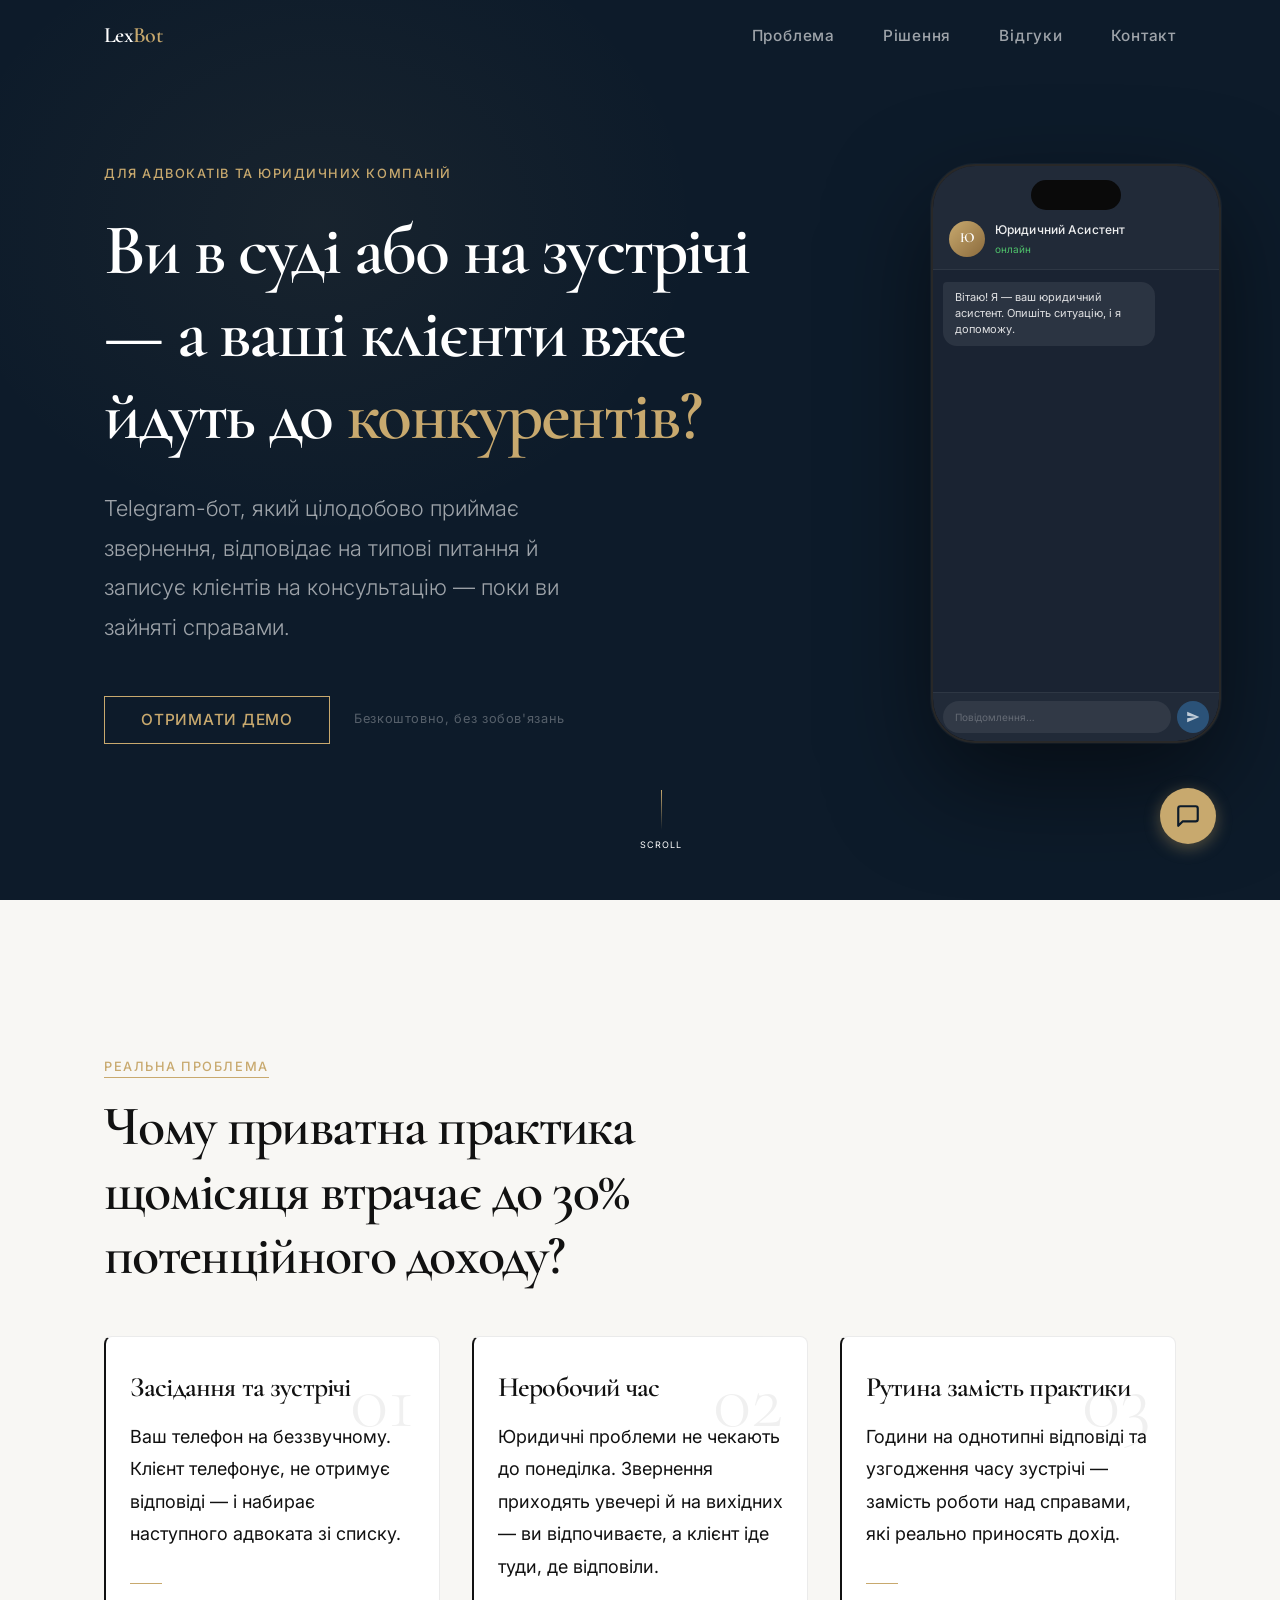
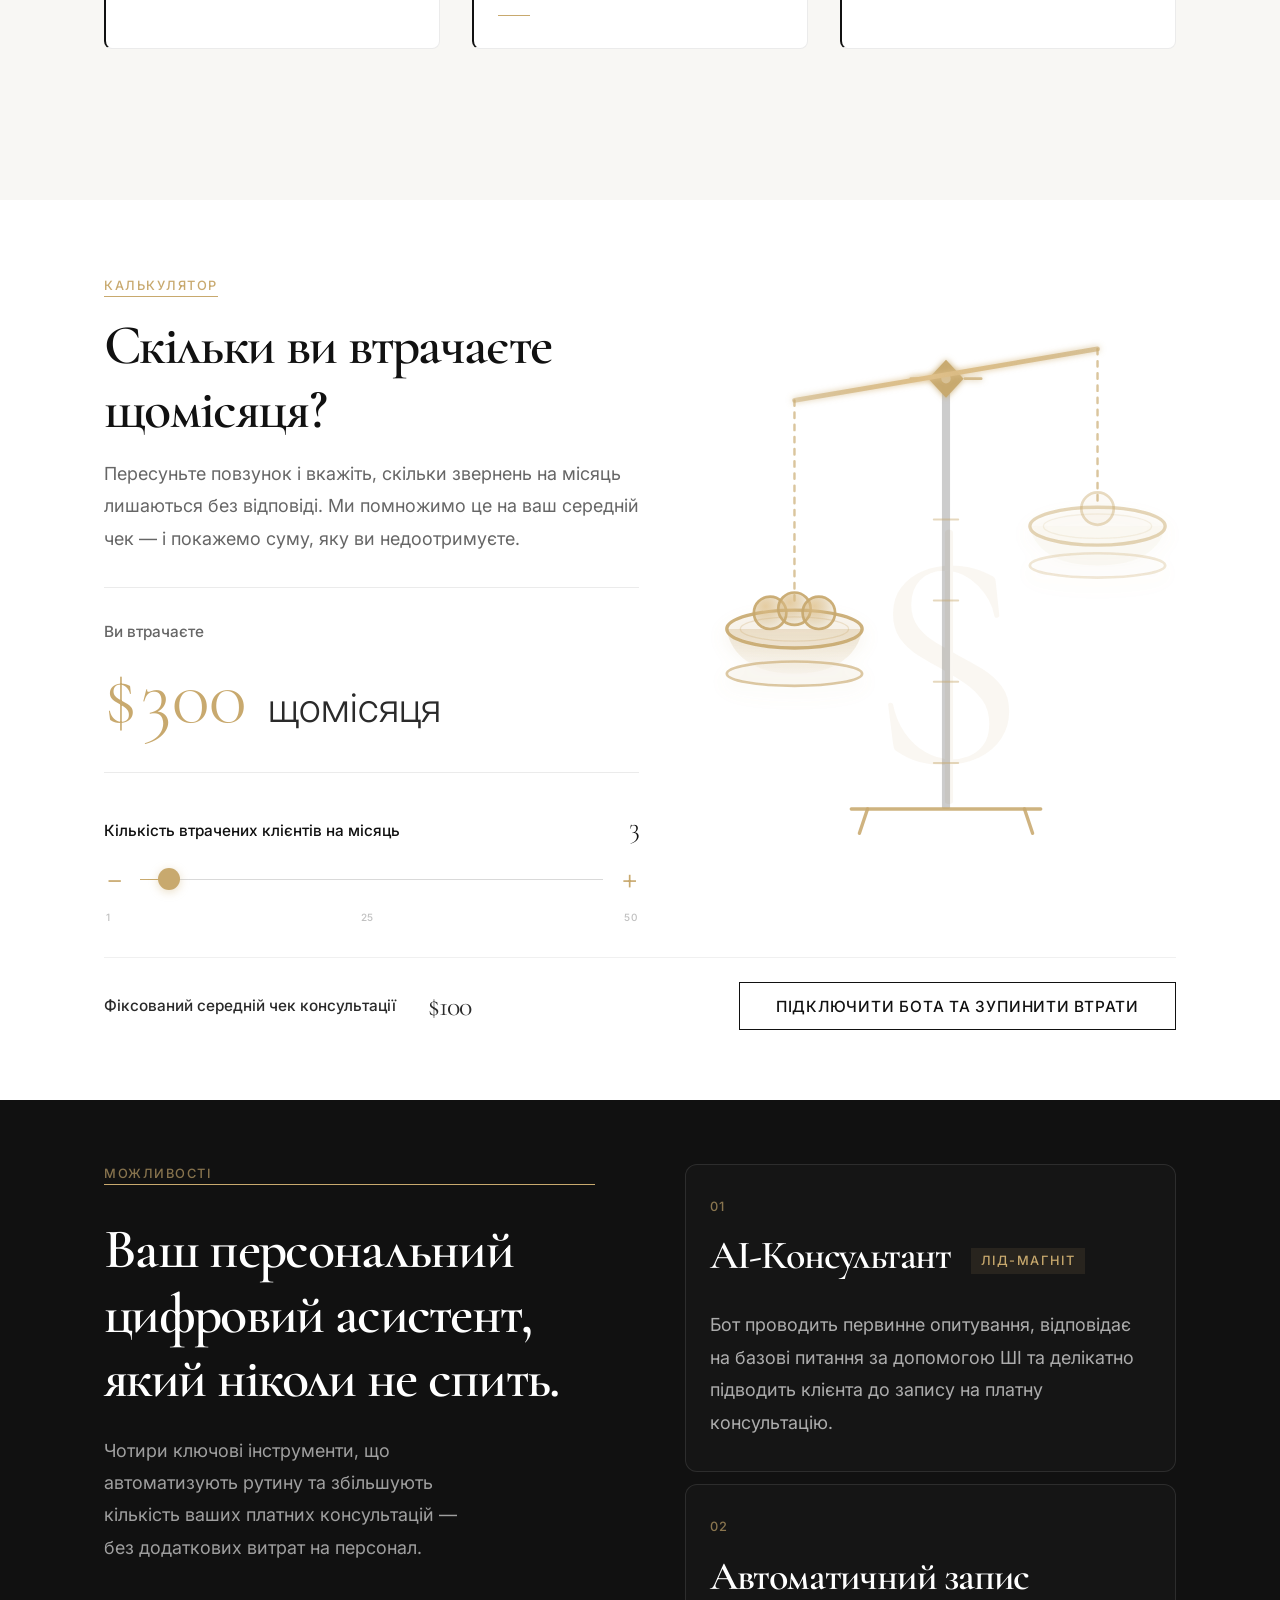
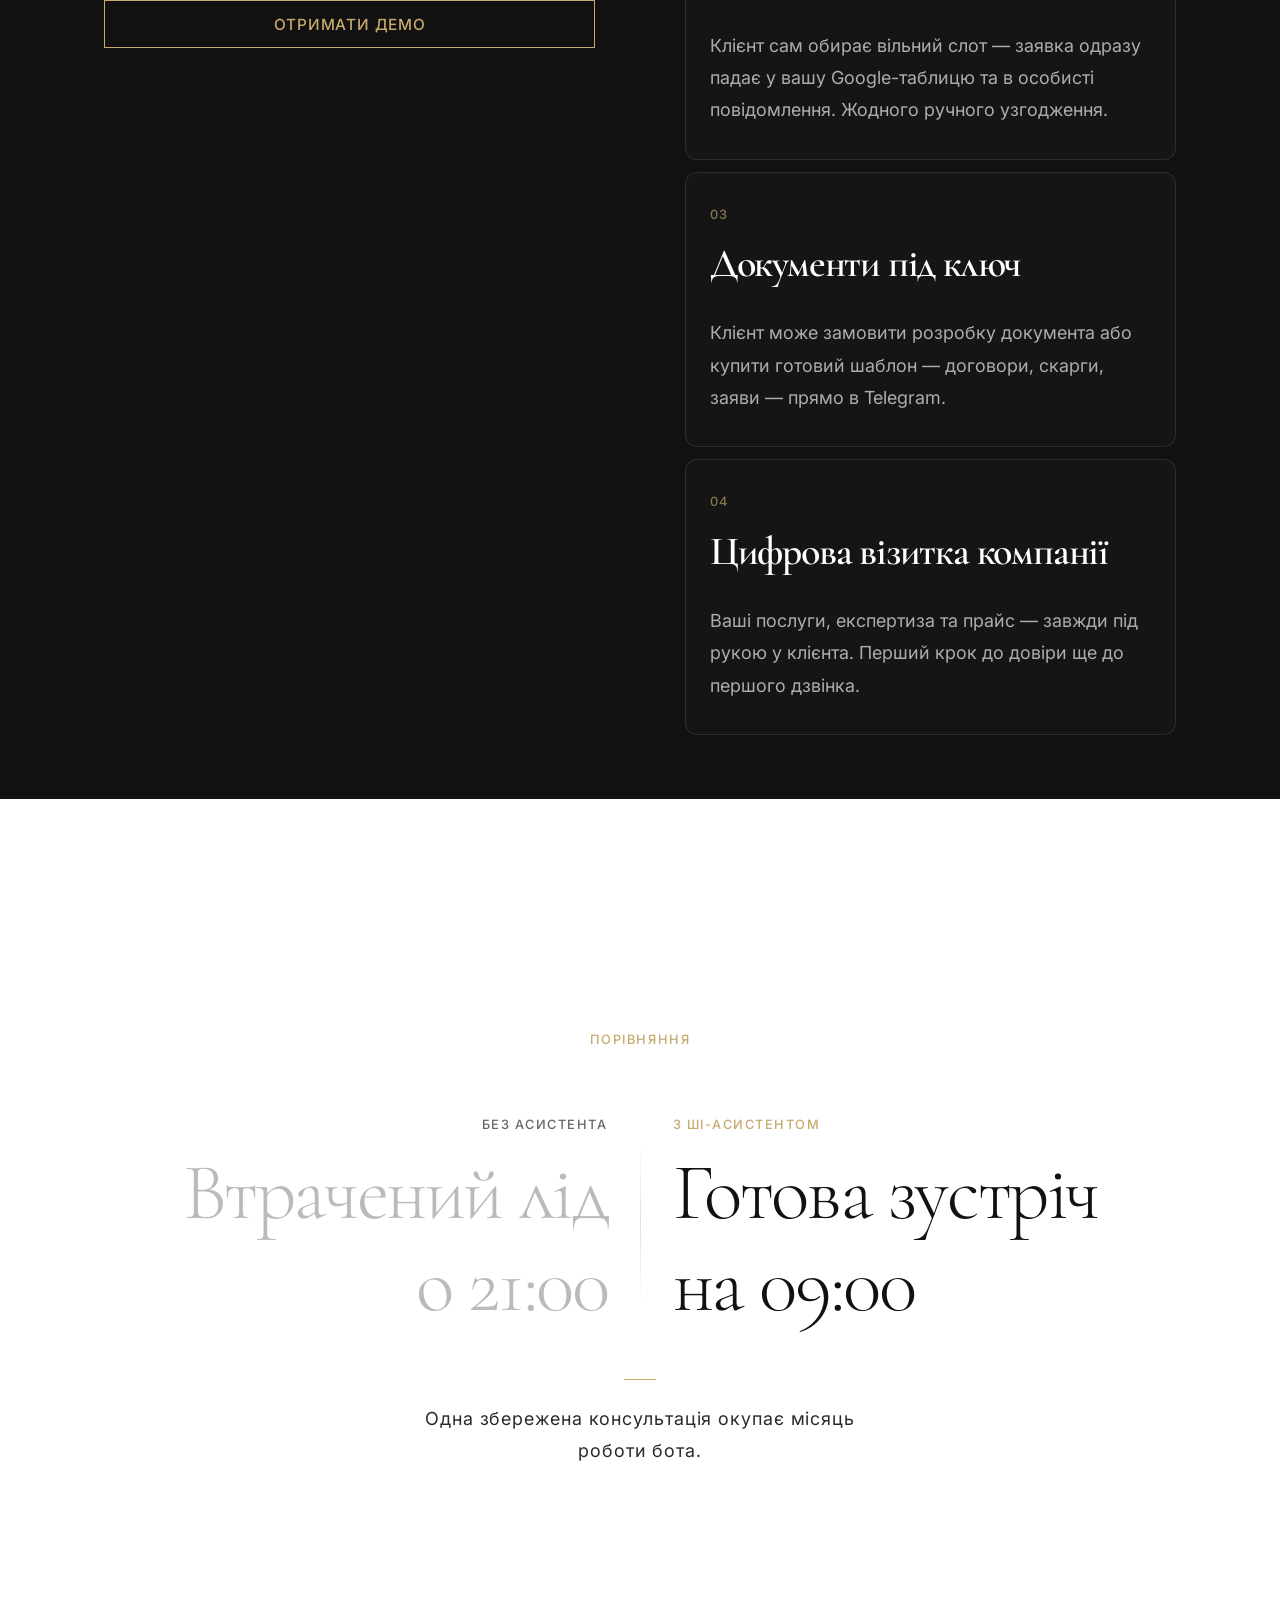
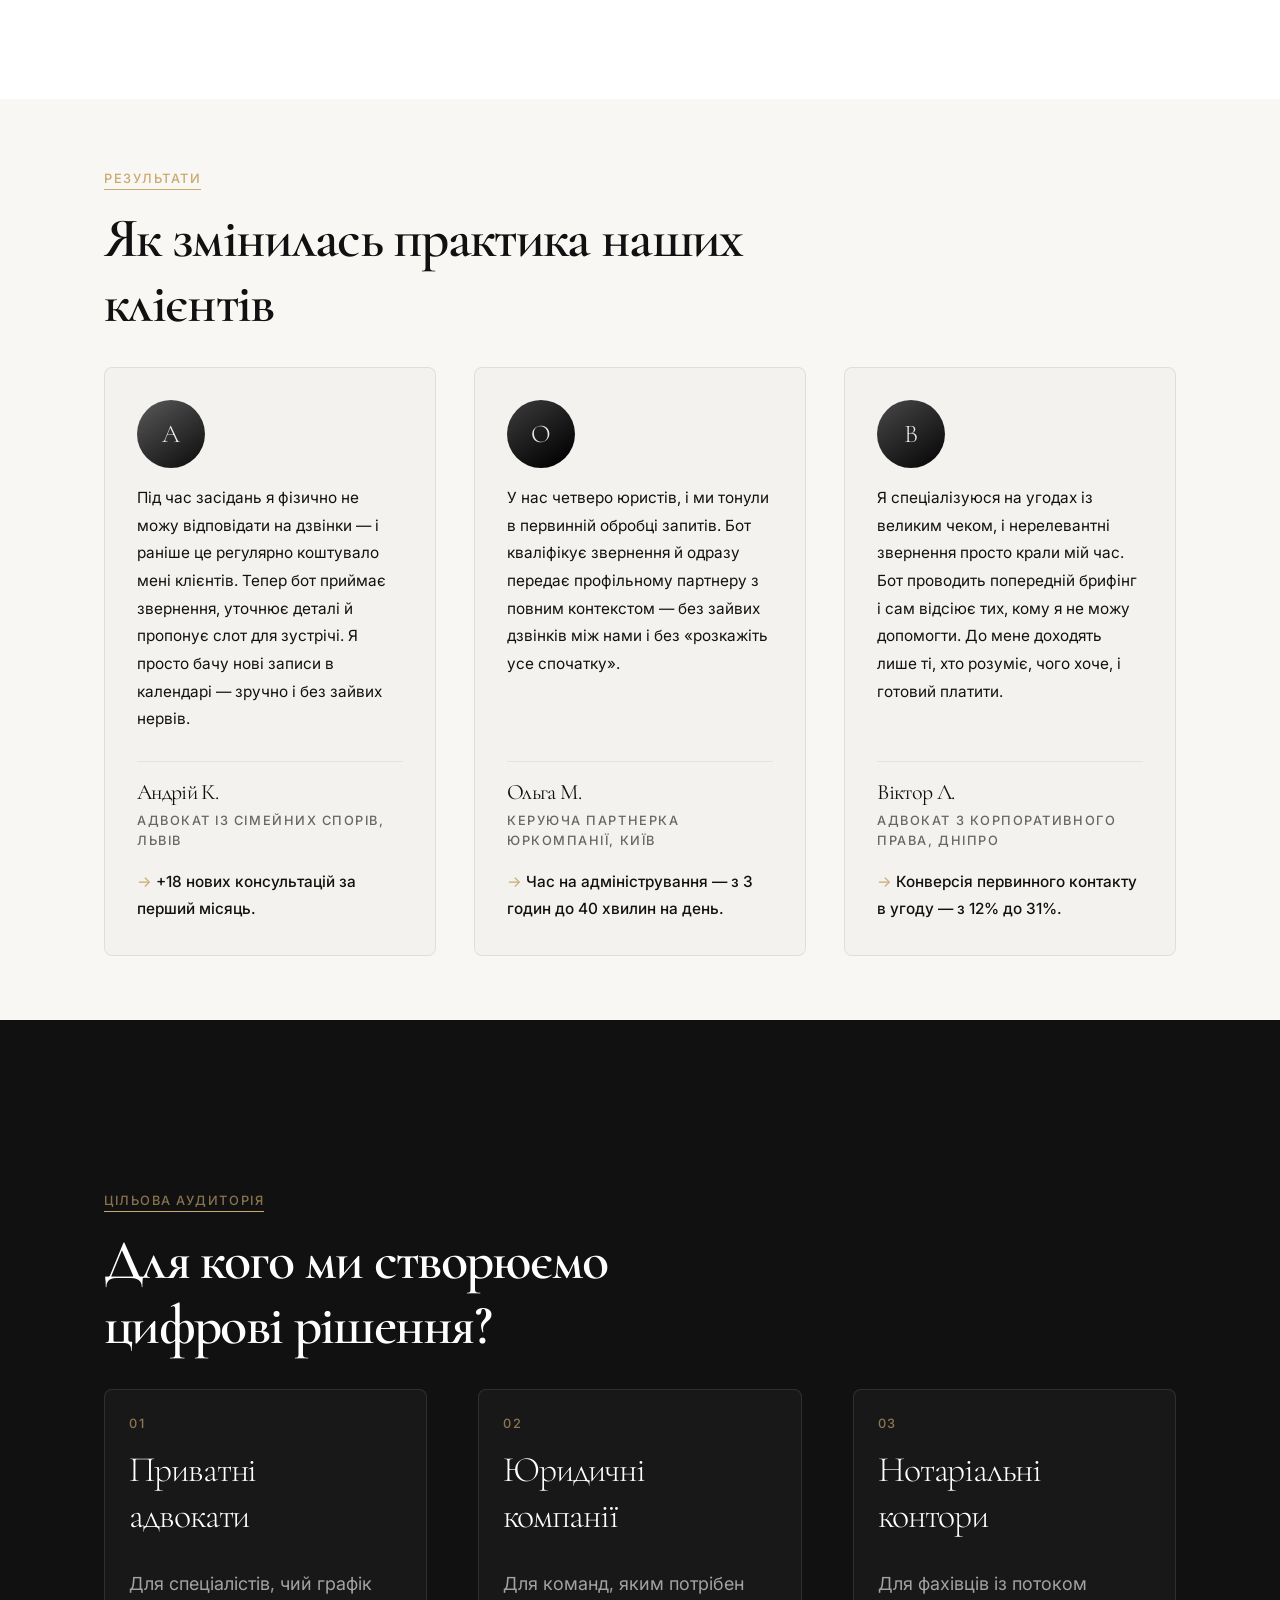
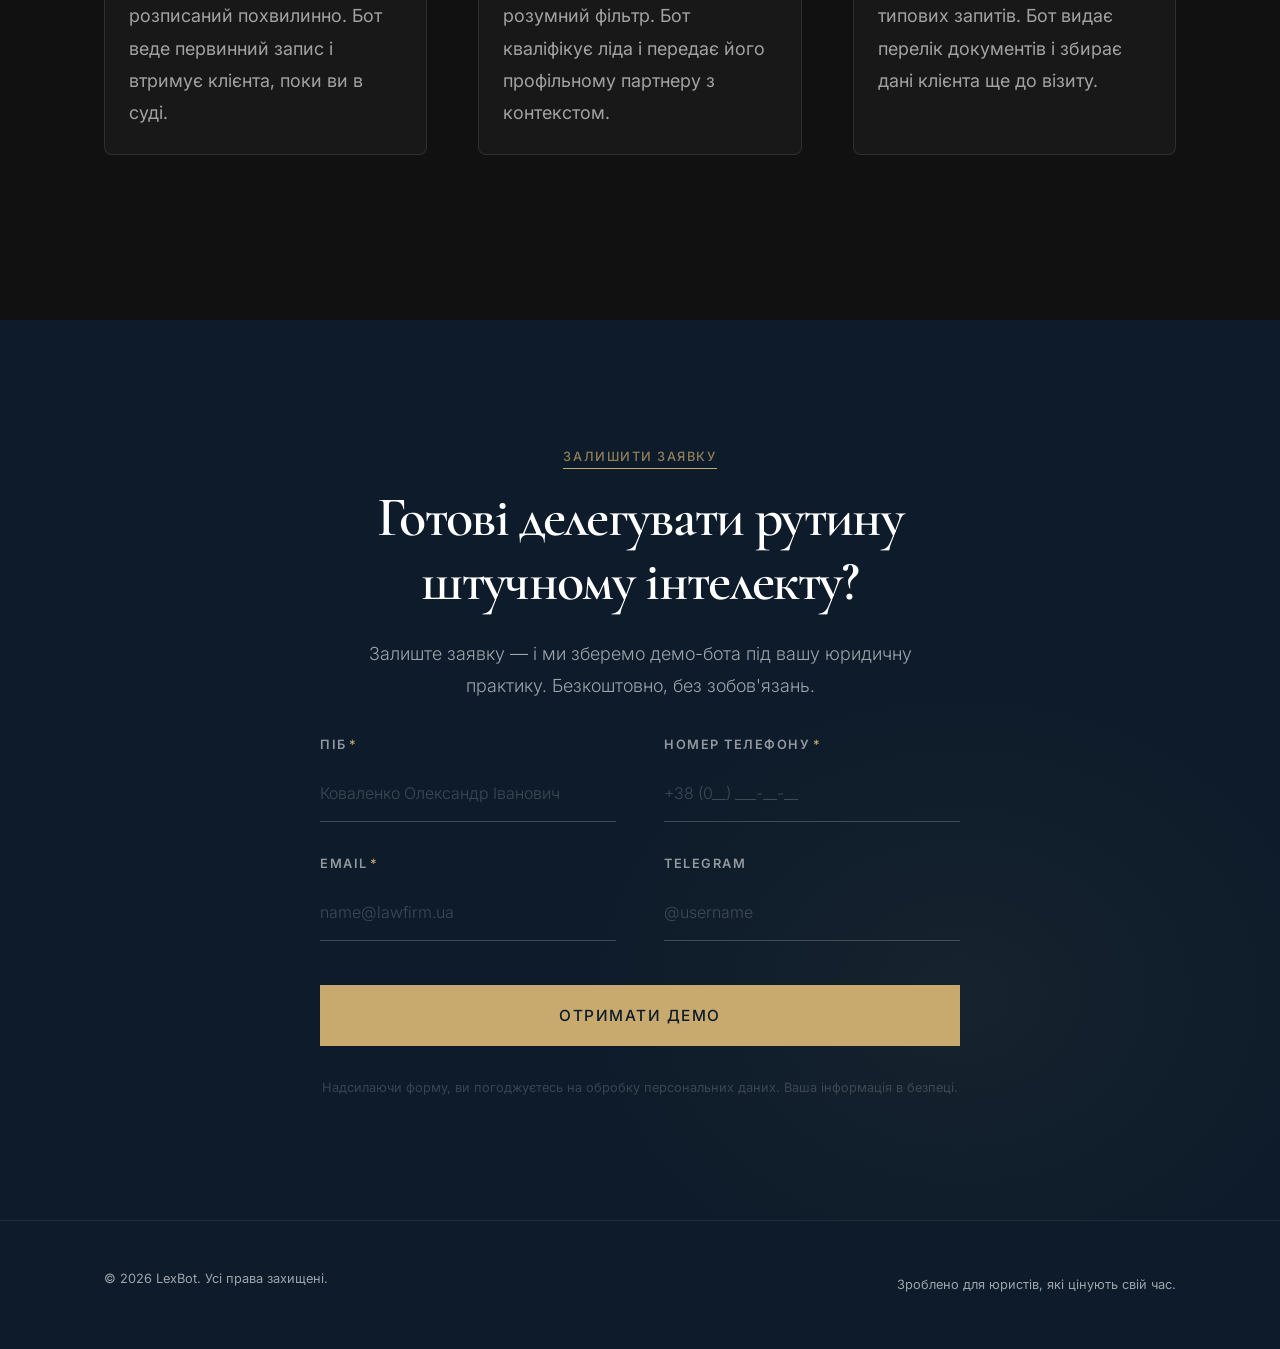
<file: index.html>
<!DOCTYPE html>
<html lang="uk">
<head>
  <meta charset="UTF-8">
  <meta name="viewport" content="width=device-width, initial-scale=1.0, viewport-fit=cover">
  <meta name="description" content="Автоматизуйте запис та первинну консультацію в юридичній практиці за допомогою розумного Telegram-бота. Працює 24/7.">
  <title>LexBot — Telegram-бот для юристів та адвокатів</title>

  <!-- Preconnect for performance -->
  <link rel="preconnect" href="https://fonts.googleapis.com">
  <link rel="preconnect" href="https://fonts.gstatic.com" crossorigin>
  <link href="https://fonts.googleapis.com/css2?family=Cormorant+Garamond:wght@300;400;600&family=Inter:wght@300;400;500&display=swap" rel="stylesheet">

  <!-- Styles (load order matters) -->
  <link rel="stylesheet" href="css/variables.css?v=2">
  <link rel="stylesheet" href="css/base.css?v=3">
  <link rel="stylesheet" href="css/components.css?v=2">
  <link rel="stylesheet" href="css/hero.css?v=2">
  <link rel="stylesheet" href="css/problems.css?v=2">
  <link rel="stylesheet" href="css/calculator.css?v=11">
  <link rel="stylesheet" href="css/features.css?v=4">
  <link rel="stylesheet" href="css/objections.css?v=2">
  <link rel="stylesheet" href="css/testimonials.css?v=2">
  <link rel="stylesheet" href="css/pricing.css?v=2">
  <link rel="stylesheet" href="css/lead-form.css?v=4">
  <link rel="stylesheet" href="css/widget.css">
  <link rel="stylesheet" href="css/animations.css?v=2">
</head>
<body>

  <!-- ─── Header ──────────────────────────────────────────── -->
  <header class="site-header" role="banner">
    <div class="container">
      <a href="#" class="site-logo" aria-label="LexBot — головна">Lex<span>Bot</span></a>
      <nav class="site-nav" aria-label="Навігація сайтом">
        <a href="#problems">Проблема</a>
        <a href="#features">Рішення</a>
        <a href="#testimonials">Відгуки</a>
        <a href="#contact">Контакт</a>
      </nav>
      <button
        class="nav-toggle"
        id="nav-toggle"
        aria-label="Відкрити меню"
        aria-expanded="false"
        aria-controls="nav-overlay"
      >
        <span></span>
        <span></span>
        <span></span>
      </button>
    </div>
  </header>

  <!-- ─── Mobile Nav Overlay ────────────────────────────────── -->
  <div class="nav-overlay" id="nav-overlay" aria-hidden="true" role="dialog" aria-label="Мобільна навігація">
    <nav>
      <ul class="nav-overlay-links">
        <li><a class="nav-overlay-link" href="#problems">Проблема</a></li>
        <li><a class="nav-overlay-link" href="#features">Рішення</a></li>
        <li><a class="nav-overlay-link" href="#testimonials">Відгуки</a></li>
        <li><a class="nav-overlay-link" href="#contact">Контакт</a></li>
      </ul>
    </nav>
    <a href="#contact" class="btn btn-primary nav-overlay-cta">Отримати демо</a>
  </div>

  <main>

    <!-- ─── Блок 1: Hero ──────────────────────────────────── -->
    <section class="hero" id="hero" aria-labelledby="hero-title">
      <div class="container">

        <div class="hero-content">
          <span class="section-label">Для адвокатів та юридичних компаній</span>
          <h1 class="hero-title" id="hero-title">
            Ви в суді або на зустрічі — а ваші клієнти вже йдуть до&nbsp;<em>конкурентів?</em>
          </h1>
          <p class="hero-subtitle">
            Telegram-бот, який цілодобово приймає звернення, відповідає на типові питання й записує клієнтів на консультацію — поки ви зайняті справами.
          </p>
          <div class="hero-cta-group">
            <a href="#contact" class="btn btn-primary">Отримати демо</a>
            <span class="hero-note">Безкоштовно, без зобов'язань</span>
          </div>
        </div>

        <div class="hero-visual" aria-hidden="true">
          <div class="phone-tilt-wrapper">
          <div class="phone-mockup">
            <div class="phone-notch"></div>
            <div class="phone-screen">
              <div class="phone-tg-header">
                <div class="phone-tg-avatar">Ю</div>
                <div class="phone-tg-info">
                  <span class="phone-tg-name">Юридичний Асистент</span>
                  <span class="phone-tg-status">онлайн</span>
                </div>
              </div>
              <div class="phone-chat">
                <div class="phone-msg phone-msg--bot">
                  Вітаю! Я — ваш юридичний асистент. Опишіть ситуацію, і я допоможу.
                </div>
                <div class="phone-msg phone-msg--user">
                  Мені потрібна консультація щодо трудового спору
                </div>
                <div class="phone-msg phone-msg--bot">
                  Зрозумів. Трудові спори — моя спеціалізація. Давайте уточнимо кілька деталей…
                </div>
                <div class="phone-msg phone-msg--bot">
                  Оберіть зручний час для дзвінка з адвокатом:
                </div>
                <div class="phone-msg phone-msg--bot typing" aria-label="Бот друкує">
                  <span class="typing-dot"></span>
                  <span class="typing-dot"></span>
                  <span class="typing-dot"></span>
                </div>
              </div>
              <div class="phone-input-bar">
                <div class="phone-input-field"><span>Повідомлення…</span></div>
                <div class="phone-send-btn" aria-hidden="true">
                  <svg viewBox="0 0 24 24" xmlns="http://www.w3.org/2000/svg"><path d="M2.01 21L23 12 2.01 3 2 10l15 2-15 2z"/></svg>
                </div>
              </div>
            </div>
          </div>
          </div><!-- /.phone-tilt-wrapper -->
        </div>

      </div>

      <div class="hero-scroll" aria-hidden="true">
        <div class="scroll-line"></div>
        <span>Scroll</span>
      </div>
    </section>

    <!-- ─── Блок 2: Проблематика ───────────────────────────── -->
    <section class="problems" id="problems" aria-labelledby="problems-title">
      <div class="container">

        <div class="problems-header reveal">
          <span class="section-label">Реальна проблема</span>
          <h2 id="problems-title">
            Чому приватна практика щомісяця втрачає до&nbsp;30% потенційного доходу?
          </h2>
        </div>

        <div class="problems-grid">

          <article class="problem-card reveal reveal-d1">
            <span class="problem-card-index" aria-hidden="true">01</span>
            <h3 class="problem-card-title">Засідання та&nbsp;зустрічі</h3>
            <p class="problem-card-text">
              Ваш телефон на беззвучному. Клієнт телефонує, не отримує відповіді — і набирає наступного адвоката зі списку.
            </p>
          </article>

          <article class="problem-card reveal reveal-d2">
            <span class="problem-card-index" aria-hidden="true">02</span>
            <h3 class="problem-card-title">Неробочий час</h3>
            <p class="problem-card-text">
              Юридичні проблеми не чекають до понеділка. Звернення приходять увечері й на вихідних — ви відпочиваєте, а клієнт іде туди, де відповіли.
            </p>
          </article>

          <article class="problem-card reveal reveal-d3">
            <span class="problem-card-index" aria-hidden="true">03</span>
            <h3 class="problem-card-title">Рутина замість&nbsp;практики</h3>
            <p class="problem-card-text">
              Години на однотипні відповіді та узгодження часу зустрічі — замість роботи над справами, які реально приносять дохід.
            </p>
          </article>

        </div>
      </div>
    </section>

    <!-- ─── Блок 3: Калькулятор ───────────────────────────── -->
    <section class="calculator" id="calculator" aria-labelledby="calculator-title">
      <div class="container">

        <!-- Ліво + право: контент і терези -->
        <div class="calculator-main">

          <!-- Ліва колонка: заголовок, число, слайдер -->
          <div class="calculator-left">

            <div class="calculator-header reveal">
              <span class="section-label">Калькулятор</span>
              <h2 id="calculator-title">Скільки ви втрачаєте щомісяця?</h2>
              <p>Пересуньте повзунок і вкажіть, скільки звернень на місяць лишаються без відповіді. Ми помножимо це на ваш середній чек — і покажемо суму, яку ви недоотримуєте.</p>
            </div>

            <div class="calculator-display reveal reveal-d1" aria-live="polite" aria-atomic="true">
              <span class="calc-prefix">Ви втрачаєте</span>
              <div class="calc-result">
                <span class="calc-amount" id="calc-amount">$300</span>
                <span class="calc-period">щомісяця</span>
              </div>
            </div>

            <div class="calculator-controls reveal reveal-d2">
              <div class="calc-slider-wrap">
                <label class="calc-label" for="calc-clients">
                  Кількість втрачених клієнтів на місяць
                  <span class="calc-value-display" id="calc-value-display">3</span>
                </label>
                <div class="calc-slider-row">
                  <span class="calc-slider-minus" aria-hidden="true">−</span>
                  <input
                    type="range"
                    id="calc-clients"
                    min="1"
                    max="50"
                    value="3"
                    class="calc-slider"
                    aria-label="Кількість втрачених клієнтів на місяць"
                    aria-valuemin="1"
                    aria-valuemax="50"
                    aria-valuenow="3"
                  >
                  <span class="calc-slider-plus" aria-hidden="true">+</span>
                </div>
                <div class="calc-slider-markers" aria-hidden="true">
                  <span>1</span>
                  <span>25</span>
                  <span>50</span>
                </div>
              </div>
            </div>

          </div>

          <!-- Права колонка: ілюстрація терезів -->
          <div class="calculator-image reveal reveal-d1" aria-hidden="true">
            <svg class="calc-illustration" viewBox="0 50 340 400" fill="none" xmlns="http://www.w3.org/2000/svg">
              <defs>
                <!-- Горизонтальний золотий градієнт для балки -->
                <linearGradient id="ci-gold-h" x1="0%" y1="0%" x2="100%" y2="0%">
                  <stop offset="0%"   stop-color="#C8A96E" stop-opacity="0.5"/>
                  <stop offset="45%"  stop-color="#DFC08A" stop-opacity="1"/>
                  <stop offset="100%" stop-color="#C8A96E" stop-opacity="0.6"/>
                </linearGradient>
                <!-- Заливка чаші (зверху вниз) -->
                <linearGradient id="ci-pan-fill" x1="0%" y1="0%" x2="0%" y2="100%">
                  <stop offset="0%"   stop-color="#C8A96E" stop-opacity="0.28"/>
                  <stop offset="100%" stop-color="#C8A96E" stop-opacity="0.04"/>
                </linearGradient>
                <!-- Радіальний градієнт для гирь -->
                <radialGradient id="ci-dot-fill" cx="36%" cy="30%" r="65%">
                  <stop offset="0%"   stop-color="#DFC08A" stop-opacity="0.80"/>
                  <stop offset="100%" stop-color="#C8A96E" stop-opacity="0.18"/>
                </radialGradient>
                <!-- Glow для балки і pivot -->
                <filter id="ci-glow" x="-40%" y="-40%" width="180%" height="180%">
                  <feGaussianBlur in="SourceGraphic" stdDeviation="2.5" result="blur"/>
                  <feMerge>
                    <feMergeNode in="blur"/>
                    <feMergeNode in="SourceGraphic"/>
                  </feMerge>
                </filter>
                <!-- Тінь під чашами -->
                <filter id="ci-pan-shadow" x="-20%" y="-10%" width="140%" height="260%">
                  <feDropShadow dx="0" dy="6" stdDeviation="6"
                                flood-color="#C8A96E" flood-opacity="0.22"/>
                </filter>
              </defs>

              <!-- Фоновий $ -->
              <text class="ci-ghost" x="170" y="370" text-anchor="middle">$</text>

              <!-- Стовп + основа -->
              <g class="ci-structure">
                <rect class="ci-pole-rect" x="167" y="88" width="6" height="318"/>
                <line x1="100" y1="406" x2="240" y2="406"/>
                <line x1="112" y1="406" x2="106" y2="424"/>
                <line x1="228" y1="406" x2="234" y2="424"/>
              </g>

              <!-- Pivot ромб -->
              <g class="ci-pivot-group" filter="url(#ci-glow)">
                <path class="ci-diamond" d="M170,74 L183,88 L170,102 L157,88 Z"/>
                <circle class="ci-diamond-inner" cx="170" cy="88" r="3.5"/>
                <line x1="144" y1="88" x2="156" y2="88"/>
                <line x1="184" y1="88" x2="196" y2="88"/>
              </g>

              <!-- Терези: балка + ланцюги + чаші -->
              <g class="ci-scales">

                <!-- Балка з градієнтом -->
                <line class="ci-beam" x1="58" y1="104" x2="282" y2="66"
                      stroke="url(#ci-gold-h)" filter="url(#ci-glow)"/>

                <!-- ЛІВО: важча сторона -->
                <line class="ci-chain" x1="58" y1="104" x2="58" y2="256"/>
                <g filter="url(#ci-pan-shadow)">
                  <!-- Тіло чаші -->
                  <path class="ci-pan-body"
                        d="M 8,273 C 8,273 10,306 58,306 C 106,306 108,273 108,273"/>
                  <!-- Верхній обід -->
                  <ellipse class="ci-pan" cx="58" cy="273" rx="50" ry="14"/>
                  <!-- Внутрішній обід (глибина) -->
                  <ellipse class="ci-pan-inner" cx="58" cy="273" rx="40" ry="9"/>
                  <!-- Нижній обід -->
                  <ellipse class="ci-pan-bottom" cx="58" cy="306" rx="50" ry="9"/>
                </g>
                <circle class="ci-dot" cx="40"  cy="261" r="12"/>
                <circle class="ci-dot" cx="58"  cy="258" r="12"/>
                <circle class="ci-dot" cx="76"  cy="261" r="12"/>

                <!-- ПРАВО: легша сторона -->
                <line class="ci-chain" x1="282" y1="66" x2="282" y2="180"/>
                <g filter="url(#ci-pan-shadow)">
                  <path class="ci-pan-body ci-pan-body--light"
                        d="M 232,197 C 232,197 234,226 282,226 C 330,226 332,197 332,197"/>
                  <ellipse class="ci-pan ci-pan--light" cx="282" cy="197" rx="50" ry="14"/>
                  <ellipse class="ci-pan-inner ci-pan-inner--light" cx="282" cy="197" rx="40" ry="9"/>
                  <ellipse class="ci-pan-bottom ci-pan-bottom--light" cx="282" cy="226" rx="50" ry="9"/>
                </g>
                <circle class="ci-dot ci-dot--light" cx="282" cy="184" r="12"/>

              </g>

              <!-- Мітки на стовпі -->
              <g class="ci-ticks">
                <line x1="161" y1="192" x2="179" y2="192"/>
                <line x1="161" y1="252" x2="179" y2="252"/>
                <line x1="161" y1="312" x2="179" y2="312"/>
                <line x1="161" y1="372" x2="179" y2="372"/>
              </g>

            </svg>
          </div>

        </div>

        <!-- Нижній рядок: фіксований чек + кнопка -->
        <div class="calculator-footer reveal reveal-d3">
          <div class="calc-fixed">
            <span class="calc-fixed-label">Фіксований середній чек консультації</span>
            <span class="calc-fixed-value">$100</span>
          </div>
          <a href="#contact" class="btn btn-dark">Підключити бота та зупинити втрати</a>
        </div>

      </div>
    </section>

    <!-- ─── Блок 4: Функціонал — Sticky Scroll ───────────── -->
    <section class="features" id="features" aria-labelledby="features-title">
      <div class="container">

        <!-- Left: Sticky column -->
        <div class="features-sticky-col">
          <div class="features-header reveal">
            <span class="section-label section-label--light">Можливості</span>
            <h2 id="features-title">Ваш персональний цифровий асистент, який ніколи не спить.</h2>
          </div>
          <p class="features-desc reveal reveal-d1">
            Чотири ключові інструменти, що автоматизують рутину та збільшують кількість ваших платних консультацій — без додаткових витрат на персонал.
          </p>
          <a href="#contact" class="btn btn-primary reveal reveal-d2">Отримати демо</a>
        </div>

        <!-- Right: Scrolling column -->
        <div class="features-scroll-col">
          <div class="features-list" role="list">

            <div class="feature-item reveal" role="listitem">
              <div class="feature-header" role="button" tabindex="0" aria-expanded="false">
                <span class="feature-num" aria-hidden="true">01</span>
                <h3 class="feature-title">
                  AI-Консультант
                  <span class="feature-tag">Лід-магніт</span>
                </h3>
                <span class="feature-arrow" aria-hidden="true"></span>
              </div>
              <div class="feature-body">
                <p class="feature-text">
                  Бот проводить первинне опитування, відповідає на базові питання за допомогою ШІ та делікатно підводить клієнта до запису на платну консультацію.
                </p>
              </div>
            </div>

            <div class="feature-item reveal reveal-d1" role="listitem">
              <div class="feature-header" role="button" tabindex="0" aria-expanded="false">
                <span class="feature-num" aria-hidden="true">02</span>
                <h3 class="feature-title">Автоматичний запис</h3>
                <span class="feature-arrow" aria-hidden="true"></span>
              </div>
              <div class="feature-body">
                <p class="feature-text">
                  Клієнт сам обирає вільний слот — заявка одразу падає у вашу Google-таблицю та в особисті повідомлення. Жодного ручного узгодження.
                </p>
              </div>
            </div>

            <div class="feature-item reveal reveal-d2" role="listitem">
              <div class="feature-header" role="button" tabindex="0" aria-expanded="false">
                <span class="feature-num" aria-hidden="true">03</span>
                <h3 class="feature-title">Документи під&nbsp;ключ</h3>
                <span class="feature-arrow" aria-hidden="true"></span>
              </div>
              <div class="feature-body">
                <p class="feature-text">
                  Клієнт може замовити розробку документа або купити готовий шаблон — договори, скарги, заяви — прямо в Telegram.
                </p>
              </div>
            </div>

            <div class="feature-item reveal reveal-d3" role="listitem">
              <div class="feature-header" role="button" tabindex="0" aria-expanded="false">
                <span class="feature-num" aria-hidden="true">04</span>
                <h3 class="feature-title">Цифрова візитка компанії</h3>
                <span class="feature-arrow" aria-hidden="true"></span>
              </div>
              <div class="feature-body">
                <p class="feature-text">
                  Ваші послуги, експертиза та прайс — завжди під рукою у клієнта. Перший крок до довіри ще до першого дзвінка.
                </p>
              </div>
            </div>

          </div>
        </div><!-- /.features-scroll-col -->

      </div>
    </section>

    <!-- ─── Блок 5: Versus ───────────────────────────────── -->
    <section class="objections" id="objections" aria-label="Порівняння сценаріїв">
      <div class="container">

        <span class="section-label reveal">Порівняння</span>

        <div class="versus-grid" role="presentation">

          <div class="versus-col versus-col--without reveal">
            <span class="versus-label">Без асистента</span>
            <p class="versus-result">Втрачений лід<br>о&nbsp;21:00</p>
          </div>

          <div class="versus-divider" aria-hidden="true"></div>

          <div class="versus-col versus-col--with reveal reveal-d1">
            <span class="versus-label">З ШІ-асистентом</span>
            <p class="versus-result">Готова зустріч<br>на&nbsp;09:00</p>
          </div>

        </div>

        <p class="objections-tagline reveal reveal-d2">
          Одна збережена консультація окупає місяць роботи бота.
        </p>

      </div>
    </section>

    <!-- ─── Блок 6: Відгуки ───────────────────────────────── -->
    <section class="testimonials" id="testimonials" aria-labelledby="testimonials-title">
      <div class="container">

        <div class="testimonials-header reveal">
          <span class="section-label">Результати</span>
          <h2 id="testimonials-title">Як змінилась практика наших клієнтів</h2>
        </div>

        <div class="testimonials-grid">

          <article class="testimonial-item reveal">
            <div class="testimonial-avatar testimonial-avatar--1" aria-hidden="true">А</div>
            <blockquote class="testimonial-body">
              <p class="testimonial-solution">
                Під час засідань я фізично не можу відповідати на дзвінки — і раніше це регулярно коштувало мені клієнтів. Тепер бот приймає звернення, уточнює деталі й пропонує слот для зустрічі. Я просто бачу нові записи в календарі — зручно і без зайвих нервів.
              </p>
              <footer class="testimonial-author">
                <strong class="testimonial-name">Андрій К.</strong>
                <span class="testimonial-role">Адвокат із сімейних спорів, Львів</span>
              </footer>
              <p class="testimonial-result">
                +18 нових консультацій за перший місяць.
              </p>
            </blockquote>
          </article>

          <article class="testimonial-item reveal reveal-d1">
            <div class="testimonial-avatar testimonial-avatar--2" aria-hidden="true">О</div>
            <blockquote class="testimonial-body">
              <p class="testimonial-solution">
                У нас четверо юристів, і ми тонули в первинній обробці запитів. Бот кваліфікує звернення й одразу передає профільному партнеру з повним контекстом — без зайвих дзвінків між нами і без «розкажіть усе спочатку».
              </p>
              <footer class="testimonial-author">
                <strong class="testimonial-name">Ольга М.</strong>
                <span class="testimonial-role">Керуюча партнерка юркомпанії, Київ</span>
              </footer>
              <p class="testimonial-result">
                Час на адміністрування — з 3 годин до 40 хвилин на день.
              </p>
            </blockquote>
          </article>

          <article class="testimonial-item reveal reveal-d2">
            <div class="testimonial-avatar testimonial-avatar--3" aria-hidden="true">В</div>
            <blockquote class="testimonial-body">
              <p class="testimonial-solution">
                Я спеціалізуюся на угодах із великим чеком, і нерелевантні звернення просто крали мій час. Бот проводить попередній брифінг і сам відсіює тих, кому я не можу допомогти. До мене доходять лише ті, хто розуміє, чого хоче, і готовий платити.
              </p>
              <footer class="testimonial-author">
                <strong class="testimonial-name">Віктор Л.</strong>
                <span class="testimonial-role">Адвокат з корпоративного права, Дніпро</span>
              </footer>
              <p class="testimonial-result">
                Конверсія первинного контакту в угоду — з 12% до 31%.
              </p>
            </blockquote>
          </article>

        </div>

      </div>
    </section>

    <!-- ─── Блок 7: Цільова аудиторія ───────────────────── -->
    <section class="audience" id="pricing" aria-labelledby="audience-title">
      <div class="container">

        <div class="audience-header reveal">
          <span class="section-label section-label--light">Цільова аудиторія</span>
          <h2 id="audience-title">Для кого ми створюємо цифрові рішення?</h2>
        </div>

        <div class="audience-grid" role="list">

          <div class="audience-item reveal" role="listitem">
            <span class="audience-num" aria-label="01">01</span>
            <h3 class="audience-category">Приватні<br>адвокати</h3>
            <p class="audience-text">
              Для спеціалістів, чий графік розписаний похвилинно. Бот веде первинний запис і втримує клієнта, поки ви в суді.
            </p>
          </div>

          <div class="audience-item reveal reveal-d1" role="listitem">
            <span class="audience-num" aria-label="02">02</span>
            <h3 class="audience-category">Юридичні<br>компанії</h3>
            <p class="audience-text">
              Для команд, яким потрібен розумний фільтр. Бот кваліфікує ліда і передає його профільному партнеру з контекстом.
            </p>
          </div>

          <div class="audience-item reveal reveal-d2" role="listitem">
            <span class="audience-num" aria-label="03">03</span>
            <h3 class="audience-category">Нотаріальні<br>контори</h3>
            <p class="audience-text">
              Для фахівців із потоком типових запитів. Бот видає перелік документів і збирає дані клієнта ще до візиту.
            </p>
          </div>

        </div>

      </div>
    </section>

    <!-- ─── Блок 8: Lead Form ──────────────────────────────── -->
    <section class="lead-form-section" id="contact" aria-labelledby="form-title">
      <div class="container">

        <div class="lead-form-header reveal">
          <span class="section-label section-label--light">Залишити заявку</span>
          <h2 id="form-title">Готові делегувати рутину штучному інтелекту?</h2>
          <p>
            Залиште заявку — і ми зберемо демо-бота під вашу юридичну практику. Безкоштовно, без зобов'язань.
          </p>
        </div>

        <form class="lead-form-wrapper reveal reveal-d2" id="lead-form" novalidate aria-label="Форма зворотного зв'язку">

          <!-- Рядок 1: ПІБ (col 1) + Телефон (col 2) -->
          <div class="form-group">
            <label for="field-fullname" class="form-label">ПІБ<span class="form-required">*</span></label>
            <input
              type="text"
              id="field-fullname"
              name="fullname"
              class="form-input"
              placeholder="Коваленко Олександр Іванович"
              autocomplete="name"
              required
            >
            <span class="form-error" data-error="fullname" role="alert" aria-live="polite"></span>
          </div>

          <div class="form-group">
            <label for="field-phone" class="form-label">Номер телефону<span class="form-required">*</span></label>
            <input
              type="tel"
              id="field-phone"
              name="phone"
              class="form-input"
              placeholder="+38 (0__) ___-__-__"
              autocomplete="tel"
              inputmode="numeric"
              required
            >
            <span class="form-error" data-error="phone" role="alert" aria-live="polite"></span>
          </div>

          <!-- Рядок 2: Email (col 1, обов'язковий) + Telegram (col 2, опційний) -->
          <div class="form-group">
            <label for="field-email" class="form-label">Email<span class="form-required">*</span></label>
            <input
              type="email"
              id="field-email"
              name="email"
              class="form-input"
              placeholder="name@lawfirm.ua"
              autocomplete="email"
              required
            >
            <span class="form-error" data-error="email" role="alert" aria-live="polite"></span>
          </div>

          <div class="form-group">
            <label for="field-telegram" class="form-label">Telegram</label>
            <input
              type="text"
              id="field-telegram"
              name="telegram"
              class="form-input"
              placeholder="@username"
              autocomplete="off"
            >
            <span class="form-error" data-error="telegram" role="alert" aria-live="polite"></span>
          </div>

          <!-- Рядок 3: Кнопка -->
          <div class="form-submit-row">
            <button type="submit" class="form-submit" aria-label="Надіслати заявку">
              Отримати демо
            </button>
          </div>

          <p class="form-privacy">
            Надсилаючи форму, ви погоджуєтесь на обробку персональних даних. Ваша інформація в безпеці.
          </p>

        </form>

      </div>
    </section>

  </main>

  <!-- ─── Footer ────────────────────────────────────────────── -->
  <footer class="site-footer" role="contentinfo">
    <div class="container">
      <p>© 2026 LexBot. Усі права захищені.</p>
      <p>Зроблено для юристів, які цінують свій час.</p>
    </div>
  </footer>

  <button class="scroll-top-btn" id="scroll-top" aria-label="Повернутись нагору">
    <svg viewBox="0 0 24 24" xmlns="http://www.w3.org/2000/svg">
      <polyline points="18 15 12 9 6 15"/>
    </svg>
  </button>

  <script src="js/calculator.js"></script>
  <script src="js/form.js"></script>
  <script src="js/animations.js"></script>
  <script src="js/widget.js"></script>
</body>
</html>
</file>
<file: css/variables.css>
:root {
  /* ─── Colors ─────────────────────────────────────────── */
  --color-hero-bg:      #0D1B2A;
  --color-dark:         #111111;
  --color-dark-card:    #1A1A1A;
  --color-light:        #F8F7F4;
  --color-white:        #FFFFFF;
  --color-accent:       #C8A96E;
  --color-accent-dark:  #A8863E;
  --color-border:       rgba(255, 255, 255, 0.08);
  --color-border-dark:  rgba(0, 0, 0, 0.10);

  /* Text */
  --color-text-primary:   #111111;
  --color-text-secondary: #2A2A2A;
  --color-text-muted:     #666666;
  --color-text-white:     #FFFFFF;
  --color-text-white-dim: rgba(255, 255, 255, 0.60);

  /* ─── Typography ─────────────────────────────────────── */
  --font-display: 'Cormorant Garamond', Georgia, serif;
  --font-body:    'Inter', system-ui, -apple-system, sans-serif;

  --fw-light:   300;
  --fw-regular: 400;
  --fw-medium:  500;
  --fw-semibold: 600;

  /* Scale — fluid via clamp() */
  --fs-xs:   clamp(0.75rem,  1vw,  0.875rem);
  --fs-sm:   clamp(0.875rem, 1.2vw, 1rem);
  --fs-base: clamp(1rem,     1.5vw, 1.125rem);
  --fs-lg:   clamp(1.125rem, 1.8vw, 1.375rem);
  --fs-xl:   clamp(1.375rem, 2.5vw, 1.75rem);
  --fs-2xl:  clamp(1.75rem,  3.5vw, 2.5rem);
  --fs-3xl:  clamp(2.25rem,  5vw,   3.5rem);
  --fs-4xl:  clamp(2.75rem,  6.5vw, 5rem);
  --fs-hero: clamp(2.5rem,   7vw,   4.5rem);

  --lh-tight:  1.15;
  --lh-snug:   1.3;
  --lh-normal: 1.6;
  --lh-loose:  1.8;

  --ls-tight:  -0.03em;
  --ls-normal:  0em;
  --ls-wide:    0.05em;
  --ls-wider:   0.12em;

  /* ─── Spacing ────────────────────────────────────────── */
  --space-1:   4px;
  --space-2:   8px;
  --space-3:   12px;
  --space-4:   16px;
  --space-5:   24px;
  --space-6:   32px;
  --space-7:   48px;
  --space-8:   64px;
  --space-9:   96px;
  --space-10:  128px;

  --section-padding-y: clamp(48px, 5vw, 96px);
  --container-max:     1200px;
  --container-padding: clamp(20px, 5vw, 80px);

  /* ─── Borders & Radius ───────────────────────────────── */
  --radius-sm:  4px;
  --radius-md:  8px;
  --radius-lg:  16px;
  --radius-xl:  24px;
  --radius-pill: 999px;

  /* ─── Shadows ─────────────────────────────────────────── */
  --shadow-sm:   0 1px 3px rgba(0, 0, 0, 0.08);
  --shadow-md:   0 4px 16px rgba(0, 0, 0, 0.10);
  --shadow-lg:   0 8px 32px rgba(0, 0, 0, 0.14);
  --shadow-xl:   0 24px 64px rgba(0, 0, 0, 0.18);
  --shadow-hero: 0 40px 100px rgba(0, 0, 0, 0.50);

  /* ─── Animation ──────────────────────────────────────── */
  --transition:       0.3s cubic-bezier(0.4, 0, 0.2, 1);
  --transition-slow:  0.6s cubic-bezier(0.4, 0, 0.2, 1);
  --transition-fast:  0.15s cubic-bezier(0.4, 0, 0.2, 1);

  /* ─── Layout ─────────────────────────────────────────── */
  --header-height: 72px;
  --grid-cols:     12;
  --grid-gap:      clamp(16px, 2.5vw, 32px);
}

/* ── Mobile type scale overrides ─────────────────────── */
@media (max-width: 768px) {
  :root {
    --fs-hero: clamp(1.75rem, 9vw, 2.5rem);
    --fs-3xl:  clamp(1.5rem,  7vw, 2.125rem);
    --fs-4xl:  clamp(1.75rem, 9vw, 2.5rem);
    --fs-2xl:  clamp(1.375rem, 6vw, 1.75rem);

    --section-padding-y: clamp(40px, 5vw, 64px);
    --container-padding: 24px;
  }
}

@media (max-width: 480px) {
  :root {
    --fs-hero: clamp(1.625rem, 10vw, 2rem);
    --fs-3xl:  clamp(1.375rem, 8vw, 1.75rem);
    --fs-4xl:  clamp(1.5rem,   9vw, 2rem);
    --fs-2xl:  clamp(1.25rem,  7vw, 1.5rem);

    --section-padding-y: clamp(32px, 5vw, 48px);
  }
}
</file>
<file: css/base.css>
/* ── Reset ──────────────────────────────────────────────── */
*, *::before, *::after {
  box-sizing: border-box;
  margin: 0;
  padding: 0;
}

html {
  font-size: 16px;
  scroll-behavior: smooth;
  -webkit-text-size-adjust: 100%;
  -webkit-tap-highlight-color: transparent;
  max-width: 100%;
  /* clip обрізає overflow без створення scroll container-а → sticky продовжує працювати */
  overflow-x: clip;
}

body {
  font-family: var(--font-body);
  font-weight: var(--fw-regular);
  font-size: var(--fs-base);
  line-height: var(--lh-normal);
  color: var(--color-text-primary);
  background-color: var(--color-white);
  -webkit-font-smoothing: antialiased;
  -moz-osx-font-smoothing: grayscale;
  max-width: 100%;
  overflow-x: clip;
  overflow-wrap: break-word;
  word-break: break-word;
}

img, video, svg {
  display: block;
  max-width: 100%;
}

a {
  color: inherit;
  text-decoration: none;
}

ul, ol {
  list-style: none;
}

button {
  font-family: inherit;
  cursor: pointer;
  border: none;
  background: none;
}

input, textarea, select {
  font-family: inherit;
  font-size: inherit;
}

/* ── Layout Utilities ───────────────────────────────────── */
.container {
  width: 100%;
  max-width: var(--container-max);
  margin-inline: auto;
  padding-inline: var(--container-padding);
}

section {
  padding-block: var(--section-padding-y);
}

/* ── Full-screen sections ────────────────────────────────── */
/* Кожна секція ≥ 100svh; контент центрується вертикально.
   Перевизначається у hero.css, features.css де потрібна інша
   логіка (header offset, sticky-scroll). */
main > section {
  min-height: 100dvh;
  width: 100%;
  display: flex;
  flex-direction: column;
  justify-content: center;
}

/* ── Typography ─────────────────────────────────────────── */
h1, h2, h3, h4 {
  font-family: var(--font-display);
  font-weight: var(--fw-semibold);
  line-height: var(--lh-tight);
  letter-spacing: var(--ls-tight);
  margin-bottom: var(--space-4);
}

h1 { font-size: var(--fs-hero); }
h2 { font-size: var(--fs-3xl); }
h3 { font-size: var(--fs-xl); }
h4 { font-size: var(--fs-lg); }

p {
  line-height: var(--lh-loose);
  color: var(--color-text-secondary);
}

p:not(:last-child) {
  margin-bottom: var(--space-3);
}

.section-label {
  display: inline-block;
  font-family: var(--font-body);
  font-size: var(--fs-xs);
  font-weight: var(--fw-medium);
  letter-spacing: var(--ls-wider);
  text-transform: uppercase;
  color: var(--color-accent);
  margin-bottom: var(--space-4);
}

.section-label--light {
  color: rgba(200, 169, 110, 0.7);
}

/* ── Header ─────────────────────────────────────────────── */
.site-header {
  position: fixed;
  top: 0;
  left: 0;
  right: 0;
  z-index: 100;
  height: var(--header-height);
  display: flex;
  align-items: center;
  /* Safe area: notch / Dynamic Island on iPhone */
  padding-top: env(safe-area-inset-top);
}

.site-header.is-scrolled {
  background-color: rgba(13, 27, 42, 0.92);
  backdrop-filter: blur(12px);
  -webkit-backdrop-filter: blur(12px);
  border-bottom: 1px solid var(--color-border);
  transition: background-color var(--transition);
}

.site-header .container {
  display: flex;
  align-items: center;
  justify-content: space-between;
}

.site-logo {
  font-family: var(--font-display);
  font-size: var(--fs-lg);
  font-weight: var(--fw-semibold);
  letter-spacing: var(--ls-tight);
  color: var(--color-text-white);
}

.site-logo span {
  color: var(--color-accent);
}

.site-nav {
  display: flex;
  align-items: center;
  gap: var(--space-7);
}

.site-nav a {
  font-size: var(--fs-sm);
  font-weight: var(--fw-medium);
  letter-spacing: var(--ls-wide);
  color: var(--color-text-white-dim);
  transition: color var(--transition);
}

.site-nav a:hover {
  color: var(--color-text-white);
}

/* ── Nav Toggle (Hamburger) ──────────────────────────────── */
.nav-toggle {
  display: none;
  flex-direction: column;
  justify-content: center;
  align-items: center;
  gap: 6px;
  width: 44px;
  height: 44px;
  padding: 0;
  background: none;
  border: none;
  cursor: pointer;
  position: relative;
  z-index: 160;
  flex-shrink: 0;
}

.nav-toggle span {
  display: block;
  width: 22px;
  height: 1px;
  background: var(--color-text-white);
  transform-origin: center;
  transition:
    transform  0.35s cubic-bezier(0.4, 0, 0.2, 1),
    opacity    0.25s ease;
}

.nav-toggle.is-open span:nth-child(1) { transform: translateY(7px) rotate(45deg); }
.nav-toggle.is-open span:nth-child(2) { opacity: 0; transform: scaleX(0); }
.nav-toggle.is-open span:nth-child(3) { transform: translateY(-7px) rotate(-45deg); }

/* ── Nav Overlay ─────────────────────────────────────────── */
.nav-overlay {
  display: none; /* on desktop — completely off */
}

/* ── Header bg when overlay is open ─────────────────────── */
.site-header.nav-is-open {
  background-color: var(--color-hero-bg);
  backdrop-filter: none;
  -webkit-backdrop-filter: none;
  border-bottom-color: transparent;
}

@media (max-width: 768px) {
  .site-nav {
    display: none;
  }

  .nav-toggle {
    display: flex;
  }

  .nav-overlay {
    position: fixed;
    inset: 0;
    z-index: 99;
    background: var(--color-hero-bg);
    display: flex;
    flex-direction: column;
    align-items: center;
    justify-content: center;
    gap: var(--space-9);
    padding: var(--space-8) var(--container-padding);
    padding-top: calc(var(--header-height) + var(--space-8));

    opacity: 0;
    pointer-events: none;
    transition: opacity 0.4s cubic-bezier(0.4, 0, 0.2, 1);
  }

  .nav-overlay.is-open {
    opacity: 1;
    pointer-events: auto;
  }

  .nav-overlay-links {
    display: flex;
    flex-direction: column;
    align-items: center;
    gap: var(--space-6);
    padding: 0;
    margin: 0;
    list-style: none;
  }

  .nav-overlay-link {
    display: block;
    font-family: var(--font-display);
    font-size: var(--fs-3xl);
    font-weight: var(--fw-light);
    color: var(--color-text-white);
    letter-spacing: var(--ls-tight);
    line-height: var(--lh-tight);
    opacity: 0;
    transform: translateY(18px);
    transition:
      opacity   0.4s cubic-bezier(0.4, 0, 0.2, 1),
      transform 0.4s cubic-bezier(0.4, 0, 0.2, 1),
      color     var(--transition);
  }

  .nav-overlay.is-open .nav-overlay-link { opacity: 1; transform: translateY(0); }

  /* Stagger delays */
  .nav-overlay-links li:nth-child(1) .nav-overlay-link { transition-delay: 0.08s; }
  .nav-overlay-links li:nth-child(2) .nav-overlay-link { transition-delay: 0.14s; }
  .nav-overlay-links li:nth-child(3) .nav-overlay-link { transition-delay: 0.20s; }
  .nav-overlay-links li:nth-child(4) .nav-overlay-link { transition-delay: 0.26s; }

  .nav-overlay-cta {
    opacity: 0;
    transform: translateY(14px);
    transition:
      opacity   0.4s ease 0.32s,
      transform 0.4s ease 0.32s;
  }

  .nav-overlay.is-open .nav-overlay-cta { opacity: 1; transform: translateY(0); }

  /* padding-top включає header → justify-content: center дає рівний відступ зверху і знизу */
  main > section {
    height: auto;
    min-height: 100dvh;
    padding-top: calc(var(--header-height) + var(--space-5));
    padding-bottom: var(--space-5);
  }

  h1, h2 {
    line-height: 1.2;
  }

  p {
    line-height: 1.6;
  }
}

/* Hover на посиланнях overlay — тільки для пристроїв з мишкою */
@media (hover: hover) and (pointer: fine) {
  .nav-overlay-link:hover { color: var(--color-accent); }
}

/* ── Footer ─────────────────────────────────────────────── */
.site-footer {
  background-color: var(--color-hero-bg);
  border-top: 1px solid var(--color-border);
  padding-block: var(--space-7);
  /* Safe area: Home Indicator on iPhone */
  padding-bottom: max(var(--space-7), env(safe-area-inset-bottom));
}

.site-footer .container {
  display: flex;
  align-items: center;
  justify-content: space-between;
  flex-wrap: wrap;
  gap: var(--space-4);
}

.site-footer p {
  font-size: var(--fs-xs);
  color: var(--color-text-white-dim);
  line-height: var(--lh-normal);
}

/* ── Scroll behavior for anchors under fixed header ─────── */
:target {
  scroll-margin-top: calc(var(--header-height) + 24px);
}
</file>
<file: css/components.css>
/* ── Buttons ─────────────────────────────────────────────── */
.btn {
  display: inline-flex;
  align-items: center;
  justify-content: center;
  gap: var(--space-2);
  padding: 14px 36px;
  min-height: 48px;
  font-family: var(--font-body);
  font-size: var(--fs-sm);
  font-weight: var(--fw-medium);
  letter-spacing: var(--ls-wide);
  text-transform: uppercase;
  border-radius: 0;
  transition: var(--transition);
  white-space: nowrap;
  cursor: pointer;
  border: 1px solid transparent;
  line-height: 1;
  touch-action: manipulation;
}

.btn:active:not(:disabled) {
  transform: scale(0.97);
}

/* Full-width block variant */
.btn-block {
  display: flex;
  width: 100%;
  justify-content: center;
}

.btn:disabled {
  opacity: 0.55;
  cursor: not-allowed;
  pointer-events: none;
}

/* Gold outline — primary CTA on dark backgrounds */
.btn-primary {
  background: transparent;
  color: var(--color-accent);
  border-color: var(--color-accent);
  position: relative;
  overflow: hidden;
}

.btn-primary:hover:not(:disabled) {
  background: var(--color-accent);
  color: var(--color-hero-bg);
}

/* Shimmer sweep on hover */
.btn-primary::after {
  content: '';
  position: absolute;
  top: 0;
  left: -110%;
  width: 60%;
  height: 100%;
  background: linear-gradient(
    105deg,
    transparent 30%,
    rgba(255, 255, 255, 0.18) 50%,
    transparent 70%
  );
  transition: left 0.55s cubic-bezier(0.4, 0, 0.2, 1);
  pointer-events: none;
}

.btn-primary:hover:not(:disabled)::after {
  left: 160%;
}

/* Solid gold — secondary CTA */
.btn-accent {
  background: var(--color-accent);
  color: var(--color-hero-bg);
  border-color: var(--color-accent);
  position: relative;
  overflow: hidden;
}

.btn-accent:hover:not(:disabled) {
  background: var(--color-accent-dark);
  border-color: var(--color-accent-dark);
}

.btn-accent::after {
  content: '';
  position: absolute;
  top: 0;
  left: -110%;
  width: 60%;
  height: 100%;
  background: linear-gradient(
    105deg,
    transparent 30%,
    rgba(255, 255, 255, 0.22) 50%,
    transparent 70%
  );
  transition: left 0.55s cubic-bezier(0.4, 0, 0.2, 1);
  pointer-events: none;
}

.btn-accent:hover:not(:disabled)::after {
  left: 160%;
}

/* Dark outline — on light backgrounds */
.btn-dark {
  background: transparent;
  color: var(--color-dark);
  border-color: var(--color-dark);
}

.btn-dark:hover:not(:disabled) {
  background: var(--color-dark);
  color: var(--color-white);
}

/* ── Phone Mockup ────────────────────────────────────────── */
.phone-mockup {
  position: relative;
  width: 260px;
  max-width: 100%;
  height: 520px;
  aspect-ratio: 1 / 2;
  margin-inline: auto;

  background: #0A0A0A;
  border-radius: 44px;
  border: 2px solid rgba(255, 255, 255, 0.12);
  box-shadow:
    0 0 0 1px rgba(255, 255, 255, 0.04),
    var(--shadow-hero),
    inset 0 1px 0 rgba(255, 255, 255, 0.08);

  overflow: hidden;
  flex-shrink: 0;
}

/* Side buttons */
.phone-mockup::before {
  content: '';
  position: absolute;
  right: -3px;
  top: 120px;
  width: 3px;
  height: 60px;
  background: rgba(255, 255, 255, 0.15);
  border-radius: 0 2px 2px 0;
  box-shadow: 0 80px 0 rgba(255, 255, 255, 0.15);
}

/* Dynamic island */
.phone-notch {
  position: absolute;
  top: 14px;
  left: 50%;
  transform: translateX(-50%);
  width: 90px;
  height: 30px;
  background: #0A0A0A;
  border-radius: 20px;
  z-index: 10;
}

/* Screen area */
.phone-screen {
  position: absolute;
  inset: 0;
  background: #1A2332;
  display: flex;
  flex-direction: column;
}

/* Telegram header bar */
.phone-tg-header {
  padding: 54px 16px 12px;
  display: flex;
  align-items: center;
  gap: 10px;
  border-bottom: 1px solid rgba(255, 255, 255, 0.06);
  background: rgba(255, 255, 255, 0.03);
}

.phone-tg-avatar {
  width: 36px;
  height: 36px;
  border-radius: 50%;
  background: linear-gradient(135deg, var(--color-accent) 0%, #8B6B3D 100%);
  display: flex;
  align-items: center;
  justify-content: center;
  font-size: 14px;
  color: white;
  font-family: var(--font-display);
  font-weight: var(--fw-semibold);
  flex-shrink: 0;
}

.phone-tg-info {
  display: flex;
  flex-direction: column;
  gap: 2px;
}

.phone-tg-name {
  font-size: 12px;
  font-weight: 500;
  color: rgba(255, 255, 255, 0.92);
  letter-spacing: 0.01em;
}

.phone-tg-status {
  font-size: 10px;
  color: #4FC26B;
}

/* Chat messages */
.phone-chat {
  flex: 1;
  padding: 12px 10px;
  display: flex;
  flex-direction: column;
  gap: 8px;
  overflow: hidden;
}

.phone-msg {
  max-width: 80%;
  padding: 8px 12px;
  border-radius: 14px;
  font-size: 11px;
  line-height: 1.45;
}

.phone-msg--bot {
  background: rgba(255, 255, 255, 0.08);
  color: rgba(255, 255, 255, 0.85);
  align-self: flex-start;
  border-radius: 4px 14px 14px 14px;
}

.phone-msg--user {
  background: #2B5278;
  color: rgba(255, 255, 255, 0.90);
  align-self: flex-end;
  border-radius: 14px 14px 4px 14px;
}

.phone-msg--bot.typing {
  display: flex;
  gap: 4px;
  align-items: center;
  padding: 10px 14px;
}

.typing-dot {
  width: 5px;
  height: 5px;
  background: rgba(255, 255, 255, 0.45);
  border-radius: 50%;
  animation: typing-pulse 1.2s ease-in-out infinite;
}

.typing-dot:nth-child(2) { animation-delay: 0.2s; }
.typing-dot:nth-child(3) { animation-delay: 0.4s; }

@keyframes typing-pulse {
  0%, 60%, 100% { opacity: 0.3; transform: translateY(0); }
  30%            { opacity: 1;   transform: translateY(-3px); }
}

/* Phone input bar */
.phone-input-bar {
  padding: 8px 10px;
  display: flex;
  align-items: center;
  gap: 6px;
  background: rgba(255, 255, 255, 0.03);
  border-top: 1px solid rgba(255, 255, 255, 0.06);
}

.phone-input-field {
  flex: 1;
  height: 32px;
  background: rgba(255, 255, 255, 0.07);
  border-radius: 16px;
  display: flex;
  align-items: center;
  padding-inline: 12px;
}

.phone-input-field span {
  font-size: 10px;
  color: rgba(255, 255, 255, 0.25);
}

.phone-send-btn {
  width: 32px;
  height: 32px;
  border-radius: 50%;
  background: #2B5278;
  display: flex;
  align-items: center;
  justify-content: center;
  flex-shrink: 0;
}

.phone-send-btn svg {
  width: 14px;
  height: 14px;
  fill: rgba(255, 255, 255, 0.7);
}

/* ── Section Divider ─────────────────────────────────────── */
.section-divider {
  width: 40px;
  height: 1px;
  background: var(--color-accent);
  margin-block: var(--space-5);
}

.section-divider--center {
  margin-inline: auto;
}

/* ── Scroll To Top Button ────────────────────────────────── */
.scroll-top-btn {
  position: fixed;
  /* Вирівняно на ту ж вісь що і .chat-widget (right: 64px).
     Знаходиться над чатом: 56px bottom + 56px висота кнопки чату + 10px gap = 122px */
  bottom: 122px;
  right: 64px;
  z-index: 90;

  width: 56px;
  height: 56px;
  border-radius: 50%;
  background: var(--color-dark);
  border: 1px solid rgba(255, 255, 255, 0.10);
  cursor: pointer;
  display: flex;
  align-items: center;
  justify-content: center;

  box-shadow:
    0 4px 16px rgba(0, 0, 0, 0.40),
    0 2px 6px rgba(0, 0, 0, 0.25);

  opacity: 0;
  transform: scale(0.7);
  pointer-events: none;
  transition:
    opacity    0.3s cubic-bezier(0.4, 0, 0.2, 1),
    transform  0.3s cubic-bezier(0.4, 0, 0.2, 1),
    box-shadow 0.2s ease;
}

.scroll-top-btn.is-visible {
  opacity: 1;
  transform: scale(1);
  pointer-events: auto;
}

.scroll-top-btn svg {
  width: 22px;
  height: 22px;
  stroke: var(--color-accent);
  fill: none;
  stroke-width: 2;
  stroke-linecap: round;
  stroke-linejoin: round;
}

@media (hover: hover) and (pointer: fine) {
  .scroll-top-btn:hover {
    transform: scale(1.08);
    background: #1e1e1e;
    box-shadow:
      0 6px 24px rgba(0, 0, 0, 0.50),
      0 2px 8px rgba(0, 0, 0, 0.30);
  }
}

.scroll-top-btn:active {
  transform: scale(0.96);
}

@media (max-width: 768px) {
  .scroll-top-btn {
    display: none;
  }
}

/* ── Numbered Badge ──────────────────────────────────────── */
.num-badge {
  font-family: var(--font-display);
  font-size: clamp(3rem, 8vw, 5.5rem);
  font-weight: var(--fw-light);
  line-height: 1;
  color: currentColor;
  opacity: 0.08;
  letter-spacing: var(--ls-tight);
  display: block;
  user-select: none;
}
</file>
<file: css/hero.css>
/* ── Блок 1: Hero ───────────────────────────────────────── */
.hero {
  position: relative;
  min-height: 100dvh;
  background-color: var(--color-hero-bg);
  display: flex;
  flex-direction: column;
  justify-content: center;
  overflow: hidden;
  padding-top: calc(var(--header-height) + var(--space-8));
  padding-bottom: var(--space-10);
}

/* Subtle radial glow — top-left */
.hero::before {
  content: '';
  position: absolute;
  top: -10%;
  left: -5%;
  width: 60%;
  height: 70%;
  background: radial-gradient(ellipse at center, rgba(200, 169, 110, 0.06) 0%, transparent 70%);
  pointer-events: none;
}

/* Bottom gradient fade into next section */
.hero::after {
  content: '';
  position: absolute;
  bottom: 0;
  left: 0;
  right: 0;
  height: 120px;
  background: linear-gradient(to bottom, transparent, rgba(13, 27, 42, 0.4));
  pointer-events: none;
}

.hero .container {
  position: relative;
  z-index: 1;
  display: grid;
  grid-template-columns: 1fr;
  align-items: center;
  gap: clamp(24px, 4vw, 40px);
  text-align: center;
  /* desktop override: align-items: stretch (у @media min-width: 901px) */
}

/* ── Text column ─────────────────────────────────────────── */
.hero-content {
  max-width: 100%;
}

.hero-content .section-label {
  margin-bottom: var(--space-5);
}

.hero-title {
  font-size: var(--fs-hero);
  font-weight: var(--fw-semibold);
  line-height: var(--lh-tight);
  letter-spacing: var(--ls-tight);
  color: var(--color-text-white);
  margin-bottom: var(--space-6);
  overflow-wrap: break-word;
  word-break: break-word;
}

.hero-title em {
  font-style: normal;
  color: var(--color-accent);
}

.hero-content .hero-subtitle {
  font-family: var(--font-body);
  font-size: var(--fs-lg);
  font-weight: var(--fw-light);
  line-height: var(--lh-loose);
  color: var(--color-text-white-dim);
  margin-bottom: var(--space-8);
  max-width: 100%;
  margin-inline: auto;
}

.hero-cta-group {
  display: flex;
  align-items: center;
  justify-content: center;
  gap: var(--space-5);
  flex-wrap: wrap;
}

.hero-note {
  font-size: var(--fs-xs);
  color: rgba(255, 255, 255, 0.30);
  letter-spacing: var(--ls-wide);
}

/* ── Phone column ────────────────────────────────────────── */
.hero-visual {
  display: flex;
  align-items: center;
  justify-content: center;
  flex-shrink: 0;
  /* order: -1 only on desktop where grid is 2-col;
     on mobile (1-col) phone stays AFTER the text */
}

.phone-mockup {
  width: 210px;
  height: 420px;
}

/* Tilt wrapper — carries the float animation; phone-mockup carries 3D tilt */
.phone-tilt-wrapper {
  display: flex;
  align-items: center;
  justify-content: center;
  /* Float and perspective defined in animations.css */
}

/* ── Scroll indicator ────────────────────────────────────── */
.hero-scroll {
  position: absolute;
  bottom: var(--space-7);
  left: 50%;
  transform: translateX(-50%);
  display: flex;
  flex-direction: column;
  align-items: center;
  gap: var(--space-2);
  z-index: 1;
  opacity: 0.35;
}

.hero-scroll span {
  font-size: 9px;
  letter-spacing: var(--ls-wider);
  text-transform: uppercase;
  color: var(--color-text-white);
}

.scroll-line {
  width: 1px;
  height: 40px;
  background: linear-gradient(to bottom, var(--color-accent), transparent);
  animation: scroll-line-pulse 2s ease-in-out infinite;
}

@keyframes scroll-line-pulse {
  0%, 100% { opacity: 0.4; transform: scaleY(1); }
  50%       { opacity: 1;   transform: scaleY(1.1); }
}

/* ── Desktop: 2-column layout ────────────────────────────── */
@media (min-width: 901px) {
  .hero .container {
    grid-template-columns: 1fr auto;
    /* stretch: обидві колонки отримують висоту лівого контенту */
    align-items: stretch;
    gap: clamp(40px, 6vw, 80px);
    text-align: left;
  }

  .hero-content {
    max-width: 680px;
    display: flex;
    flex-direction: column;
    justify-content: flex-start;
  }

  .hero-content .hero-subtitle {
    max-width: 520px;
    margin-inline: 0;
    margin-bottom: var(--space-7);
  }

  .hero-cta-group {
    justify-content: flex-start;
  }

  /* Right column: flex column → tilt-wrapper розтягується на всю висоту */
  .hero-visual {
    display: flex;
    flex-direction: column;
  }

  .phone-tilt-wrapper {
    flex: 1;
  }

  /* Phone: заповнює 100% tilt-wrapper, ширина = висота / 2 */
  .phone-mockup {
    height: 100%;
    width: auto;
    aspect-ratio: 1 / 2;
    min-width: 200px;
  }
}

/* ── Responsive ──────────────────────────────────────────── */
@media (max-width: 768px) {
  .hero {
    padding-top: calc(var(--header-height) + var(--space-5));
    padding-bottom: var(--space-8);
  }
}

@media (max-width: 640px) {
  .hero-visual,
  .hero-scroll {
    display: none;
  }

  /* CTA на повну ширину — більша зона тапу на вузьких екранах */
  .hero-cta-group {
    flex-direction: column;
    align-items: stretch;
  }

  .hero-cta-group .btn {
    width: 100%;
    justify-content: center;
  }
}

@media (max-width: 480px) {
  .hero-title {
    font-size: clamp(1.625rem, 10vw, 2rem);
  }
}
</file>
<file: css/problems.css>
/* ── Блок 2: Проблематика ───────────────────────────────── */
.problems {
  background-color: var(--color-light);
}

.problems .container {
  display: flex;
  flex-direction: column;
  gap: var(--space-6);
}

.problems-header {
  max-width: 640px;
}

.problems-header h2 {
  color: var(--color-dark);
  margin-bottom: var(--space-4);
}

/* ── Cards Grid ──────────────────────────────────────────── */
.problems-grid {
  display: grid;
  grid-template-columns: repeat(3, 1fr);
  gap: var(--space-6);
}

.problem-card {
  padding: var(--space-6) var(--space-5);
  background: var(--color-white);
  border: 1px solid rgba(0, 0, 0, 0.08);
  border-left: 2px solid var(--color-dark);
  border-radius: 8px;
  position: relative;
  transition: border-color var(--transition), transform var(--transition), box-shadow var(--transition);
}

@media (hover: hover) and (pointer: fine) {
  .problem-card:hover {
    border-color: rgba(0, 0, 0, 0.14);
    border-left-color: var(--color-accent);
    transform: translateY(-4px);
    box-shadow: 0 8px 28px rgba(0, 0, 0, 0.08);
  }
}

.problem-card-index {
  font-family: var(--font-display);
  font-size: clamp(3.5rem, 7vw, 5rem);
  font-weight: var(--fw-light);
  line-height: 1;
  color: var(--color-dark);
  opacity: 0.06;
  position: absolute;
  top: var(--space-5);
  right: var(--space-5);
  user-select: none;
}

.problem-card-title {
  font-family: var(--font-display);
  font-size: var(--fs-xl);
  font-weight: var(--fw-semibold);
  color: var(--color-dark);
  margin-bottom: var(--space-4);
  line-height: var(--lh-snug);
  letter-spacing: var(--ls-tight);
}

.problem-card-text {
  font-size: var(--fs-base);
  font-weight: var(--fw-regular);
  line-height: var(--lh-loose);
  color: var(--color-text-primary);
}

/* Bottom stat line */
.problem-card::after {
  content: '';
  display: block;
  width: 32px;
  height: 1px;
  background: var(--color-accent);
  margin-top: var(--space-6);
  transition: width var(--transition-slow);
}

@media (hover: hover) and (pointer: fine) {
  .problem-card:hover::after {
    width: 64px;
  }
}

/* ── Responsive ──────────────────────────────────────────── */
@media (max-width: 900px) {
  .problems-grid {
    grid-template-columns: 1fr;
    gap: var(--space-4);
  }

  .problem-card-title {
    margin-bottom: var(--space-3);
  }
}

@media (max-width: 480px) {
  .problem-card {
    padding: var(--space-6) var(--space-5);
  }
}
</file>
<file: css/calculator.css>
/* ── Блок 3: Калькулятор ──────────────────────────────────── */
.calculator {
  background-color: var(--color-white);
}

.calculator .container {
  display: flex;
  flex-direction: column;
  gap: var(--space-6);
}

/* ── Головний грід: ліво + право ─────────────────────────── */
.calculator-main {
  display: grid;
  grid-template-columns: 1fr clamp(300px, 38vw, 460px);
  align-items: stretch;
  gap: clamp(48px, 6vw, 96px);
}

/* ── Ліва колонка ────────────────────────────────────────── */
.calculator-left {
  display: flex;
  flex-direction: column;
  gap: var(--space-6);
}

/* ── Заголовок ───────────────────────────────────────────── */
.calculator-header h2 {
  color: var(--color-text-primary);
  margin-bottom: var(--space-4);
}

.calculator-header p {
  color: var(--color-text-muted);
  font-size: var(--fs-base);
}

/* ── Дисплей числа ───────────────────────────────────────── */
.calculator-display {
  display: flex;
  flex-direction: column;
  gap: var(--space-3);
  padding-block: var(--space-6);
  border-top: 1px solid rgba(0, 0, 0, 0.08);
  border-bottom: 1px solid rgba(0, 0, 0, 0.08);
}

.calc-prefix {
  font-family: var(--font-body);
  font-size: var(--fs-sm);
  font-weight: var(--fw-medium);
  color: var(--color-text-muted);
}

.calc-result {
  display: flex;
  align-items: baseline;
  gap: var(--space-5);
  flex-wrap: wrap;
}

.calc-amount {
  font-family: var(--font-display);
  font-size: var(--fs-4xl);
  font-weight: var(--fw-light);
  color: var(--color-text-primary);
  letter-spacing: var(--ls-tight);
  line-height: 1;
  transition: color 0.25s ease;
  font-variant-numeric: tabular-nums;
  will-change: contents;
}

.calc-amount.is-changing {
  color: var(--color-accent);
}

.calc-period {
  font-family: var(--font-body);
  font-size: var(--fs-2xl);
  font-weight: var(--fw-light);
  color: var(--color-text-secondary);
}

/* ── Слайдер ─────────────────────────────────────────────── */
.calculator-controls {
  display: flex;
  flex-direction: column;
  gap: var(--space-4);
}

.calc-slider-wrap {
  display: flex;
  flex-direction: column;
  gap: var(--space-4);
}

/* Рядок: − [слайдер] + */
.calc-slider-row {
  display: flex;
  align-items: center;
  gap: var(--space-4);
}

.calc-slider-minus,
.calc-slider-plus {
  font-family: var(--font-body);
  font-size: var(--fs-xl);
  font-weight: var(--fw-light);
  color: var(--color-accent);
  flex-shrink: 0;
  user-select: none;
  line-height: 1;
  width: 20px;
  text-align: center;
  cursor: pointer;
  transition: opacity var(--transition);
}

@media (hover: hover) and (pointer: fine) {
  .calc-slider-minus:hover,
  .calc-slider-plus:hover {
    opacity: 0.7;
  }
}

.calc-label {
  display: flex;
  justify-content: space-between;
  align-items: baseline;
  gap: var(--space-5);
  font-family: var(--font-body);
  font-size: var(--fs-sm);
  font-weight: var(--fw-medium);
  color: var(--color-text-primary);
  cursor: default;
  user-select: none;
}

.calc-value-display {
  font-family: var(--font-display);
  font-size: var(--fs-xl);
  font-weight: var(--fw-light);
  color: var(--color-text-primary);
  letter-spacing: var(--ls-tight);
  min-width: 2.5ch;
  text-align: right;
  flex-shrink: 0;
}

.calc-slider {
  -webkit-appearance: none;
  appearance: none;
  width: 100%;
  height: 1px;
  background: rgba(0, 0, 0, 0.12);
  outline: none;
  cursor: pointer;
  border-radius: 0;
  padding: 0;
  margin: 4px 0;
}

.calc-slider::-webkit-slider-thumb {
  -webkit-appearance: none;
  appearance: none;
  width: 22px;
  height: 22px;
  border-radius: 50%;
  background: var(--color-accent);
  cursor: pointer;
  box-shadow: 0 2px 10px rgba(200, 169, 110, 0.40);
  transition: transform 0.18s ease, box-shadow 0.18s ease;
}

.calc-slider:hover::-webkit-slider-thumb {
  transform: scale(1.15);
  box-shadow: 0 4px 18px rgba(200, 169, 110, 0.55);
}

.calc-slider:active::-webkit-slider-thumb {
  transform: scale(1.25);
}

.calc-slider::-moz-range-thumb {
  width: 22px;
  height: 22px;
  border-radius: 50%;
  background: var(--color-accent);
  cursor: pointer;
  border: none;
  box-shadow: 0 2px 10px rgba(200, 169, 110, 0.40);
}

.calc-slider::-moz-range-track {
  height: 1px;
  background: rgba(0, 0, 0, 0.12);
  border: none;
}

.calc-slider-markers {
  display: flex;
  justify-content: space-between;
  font-size: 10px;
  font-weight: var(--fw-medium);
  letter-spacing: var(--ls-wide);
  color: rgba(0, 0, 0, 0.25);
  padding-inline: 2px;
}

/* ── Права колонка: ілюстрація ───────────────────────────── */
.calculator-image {
  align-self: stretch;
  display: flex;
  align-items: stretch;
}

.calc-illustration {
  width: 100%;
  height: 100%;
  overflow: visible;
  display: block;
}

/* ── SVG стилі ───────────────────────────────────────────── */
.ci-ghost {
  font-family: 'Cormorant Garamond', serif;
  font-size: 300px;
  font-weight: 300;
  fill: rgba(200, 169, 110, 0.09);
  user-select: none;
  pointer-events: none;
}

/* Стовп — прямокутник для об'єму */
.ci-pole-rect {
  fill: rgba(0, 0, 0, 0.20);
  rx: 1;
}

/* Основа */
.ci-structure line {
  stroke: rgba(200, 169, 110, 0.88);
  stroke-width: 2.5;
  stroke-linecap: round;
}

/* Pivot diamond */
.ci-diamond {
  fill: rgba(200, 169, 110, 0.95);
}

.ci-diamond-inner {
  fill: rgba(255, 255, 255, 0.28);
  stroke: none;
}

.ci-pivot-group line {
  stroke: rgba(200, 169, 110, 0.72);
  stroke-width: 2;
  stroke-linecap: round;
}

/* Балка */
.ci-beam {
  stroke-width: 3.5;
  stroke-linecap: round;
}

/* Ланцюги */
.ci-chain {
  stroke: rgba(200, 169, 110, 0.68);
  stroke-width: 1.8;
  stroke-dasharray: 4 5;
  stroke-linecap: round;
}

/* Тіло чаші */
.ci-pan-body {
  fill: url(#ci-pan-fill);
  stroke: none;
}

.ci-pan-body--light {
  fill: rgba(200, 169, 110, 0.05);
}

/* Верхній обід */
.ci-pan {
  stroke: rgba(200, 169, 110, 0.90);
  stroke-width: 2.5;
  fill: rgba(200, 169, 110, 0.10);
}

.ci-pan--light {
  stroke: rgba(200, 169, 110, 0.48);
  fill: rgba(200, 169, 110, 0.04);
}

/* Внутрішній обід (глибина) */
.ci-pan-inner {
  stroke: rgba(200, 169, 110, 0.28);
  stroke-width: 1;
  fill: none;
}

.ci-pan-inner--light {
  stroke: rgba(200, 169, 110, 0.14);
}

/* Нижній обід */
.ci-pan-bottom {
  stroke: rgba(200, 169, 110, 0.62);
  stroke-width: 2;
  fill: rgba(200, 169, 110, 0.07);
}

.ci-pan-bottom--light {
  stroke: rgba(200, 169, 110, 0.28);
  fill: rgba(200, 169, 110, 0.02);
}

/* Гирі */
.ci-dot {
  fill: url(#ci-dot-fill);
  stroke: rgba(200, 169, 110, 0.92);
  stroke-width: 2;
}

.ci-dot--light {
  fill: rgba(200, 169, 110, 0.06);
  stroke: rgba(200, 169, 110, 0.42);
}

/* Мітки */
.ci-ticks line {
  stroke: rgba(200, 169, 110, 0.45);
  stroke-width: 1.5;
  stroke-linecap: round;
}

/* ── Анімації ілюстрації ─────────────────────────────────── */
.ci-ghost,
.ci-structure,
.ci-pivot-group,
.ci-scales,
.ci-ticks {
  opacity: 0;
}

.ci-scales {
  transform-box: view-box;
  transform-origin: 170px 88px;
}

.calculator-image.active .ci-ghost {
  animation: ci-ghost-in 2s cubic-bezier(0.4, 0, 0.2, 1) 0.15s both;
}

.calculator-image.active .ci-structure {
  animation: ci-emerge 1s cubic-bezier(0.4, 0, 0.2, 1) 0.5s both;
}

.calculator-image.active .ci-pivot-group {
  animation: ci-pop 0.55s cubic-bezier(0.34, 1.56, 0.64, 1) 1.05s both;
}

.calculator-image.active .ci-scales {
  animation:
    ci-scales-in 0.95s cubic-bezier(0.4, 0, 0.2, 1) 1.3s both,
    ci-scales-sway 3.5s ease-in-out 2.5s infinite;
}

.calculator-image.active .ci-ticks {
  animation: ci-emerge 0.7s ease 2s both;
}

@keyframes ci-ghost-in {
  from { opacity: 0; transform: scale(1.07); }
  to   { opacity: 1; transform: scale(1); }
}

@keyframes ci-emerge {
  from { opacity: 0; transform: translateY(14px); }
  to   { opacity: 1; transform: translateY(0); }
}

@keyframes ci-pop {
  from { opacity: 0; transform: scale(0.3); }
  to   { opacity: 1; transform: scale(1); }
}

@keyframes ci-scales-in {
  from { opacity: 0; transform: rotate(-6deg); }
  to   { opacity: 1; transform: rotate(0deg); }
}

@keyframes ci-scales-sway {
  0%, 100% { transform: rotate(0deg); }
  35%      { transform: rotate(4deg); }
  70%      { transform: rotate(-2deg); }
}

@media (prefers-reduced-motion: reduce) {
  .calculator-image.active .ci-ghost,
  .calculator-image.active .ci-structure,
  .calculator-image.active .ci-pivot-group,
  .calculator-image.active .ci-scales,
  .calculator-image.active .ci-ticks {
    animation: none !important;
    opacity: 1;
  }
}

/* ── Нижній рядок: фіксований чек + кнопка ──────────────── */
.calculator-footer {
  display: flex;
  align-items: center;
  justify-content: space-between;
  gap: var(--space-6);
  padding-top: var(--space-5);
  border-top: 1px solid rgba(0, 0, 0, 0.06);
}

.calc-fixed {
  display: flex;
  align-items: center;
  gap: var(--space-6);
}

.calc-fixed-label {
  font-size: var(--fs-sm);
  color: var(--color-text-secondary);
  font-weight: var(--fw-medium);
}

.calc-fixed-value {
  font-family: var(--font-display);
  font-size: var(--fs-xl);
  font-weight: var(--fw-regular);
  color: var(--color-text-secondary);
  letter-spacing: var(--ls-tight);
  white-space: nowrap;
}

/* ── Responsive ──────────────────────────────────────────── */
@media (max-width: 900px) {
  .calculator-main {
    grid-template-columns: 1fr;
  }

  .calculator-image {
    display: none;
  }

  .calculator-footer {
    flex-direction: column;
    align-items: stretch;
  }

  .calculator-footer .btn {
    width: 100%;
    text-align: center;
    justify-content: center;
    white-space: normal;
    line-height: var(--lh-snug);
    padding: 14px 20px;
  }
}

@media (max-width: 768px) {
  .calculator {
    padding-top: calc(var(--header-height) + var(--space-5));
    padding-bottom: var(--space-5);
  }

  /* Ховаємо довгий описовий абзац — він забирає 4+ рядки висоти */
  .calculator-header p {
    display: none;
  }

  /* Контейнер: менший gap між підблоками */
  .calculator .container {
    gap: var(--space-4);
  }

  .calculator-left {
    gap: var(--space-4);
  }

  .calculator-controls {
    gap: var(--space-3);
  }

  /* Дисплей: по центру + компактний padding */
  .calculator-display {
    padding-block: var(--space-4);
    align-items: center;
  }

  .calc-prefix {
    display: block;
    width: 100%;
    text-align: center;
    font-size: var(--fs-xs);
    color: var(--color-text-muted);
  }

  .calc-result {
    flex-direction: column;
    align-items: center;
    justify-content: center;
    gap: var(--space-3); /* = gap у .calculator-display → рівні відступи зверху і знизу від $300 */
    width: 100%;
    text-align: center;
  }

  .calc-amount {
    font-size: clamp(2.5rem, 12vw, 3.5rem);
    display: block;
    text-align: center;
    width: 100%;
  }

  .calc-period {
    font-size: var(--fs-base);
    display: block;
    text-align: center;
    width: 100%;
  }

  /* Слайдер: трек 3px, thumb 20px */
  .calc-slider {
    width: 100%;
    height: 3px;
    padding: 0;
    margin: 0;
    cursor: pointer;
    background: rgba(0, 0, 0, 0.15);
    border-radius: 2px;
  }

  .calc-slider::-webkit-slider-runnable-track {
    height: 3px;
    border-radius: 2px;
  }

  .calc-slider::-webkit-slider-thumb {
    width: 20px;
    height: 20px;
    margin-top: -8.5px; /* (track 3px - thumb 20px) / 2 */
    box-shadow: 0 2px 8px rgba(200, 169, 110, 0.45);
  }

  .calc-slider::-moz-range-thumb {
    width: 20px;
    height: 20px;
    box-shadow: 0 2px 8px rgba(200, 169, 110, 0.45);
  }


  .calc-slider::-webkit-slider-thumb {
    width: 18px;
    height: 18px;
    box-shadow: 0 1px 6px rgba(200, 169, 110, 0.50);
  }
  .calc-slider::-moz-range-thumb {
    width: 18px;
    height: 18px;
    box-shadow: 0 1px 6px rgba(200, 169, 110, 0.50);
  }

  .calculator-footer {
    padding-top: var(--space-3);
  }
}

@media (max-width: 480px) {
  .calc-label {
    flex-direction: column;
    gap: var(--space-2);
    align-items: flex-start;
  }

  .calc-value-display {
    align-self: flex-start;
  }

  .calc-fixed {
    flex-direction: column;
    align-items: flex-start;
    gap: var(--space-2);
  }
}
</file>
<file: css/features.css>
/* ── Блок 4: Функціонал (Sticky Scroll) ──────────────────── */
.features {
  background-color: var(--color-dark);
  /* Прибираємо вертикальний padding секції — керують дочірні колонки */
  padding-block: 0;
}

.features .container {
  display: grid;
  grid-template-columns: 1fr 1fr;
  align-items: start;
  gap: clamp(48px, 7vw, 96px);
}

/* ── Left: Sticky column ─────────────────────────────────── */
.features-sticky-col {
  position: sticky;
  top: calc(var(--header-height) + var(--space-6));
  /* Padding замість секційного */
  padding-top: var(--section-padding-y);
  padding-bottom: var(--space-8);
  display: flex;
  flex-direction: column;
  gap: var(--space-5);
}

.features-header {
  display: flex;
  flex-direction: column;
}

.features-header h2 {
  color: var(--color-text-white);
  margin-top: var(--space-4);
  margin-bottom: 0;
}

.features-header .section-label {
  color: rgba(200, 169, 110, 0.65);
}

/* Додатковий описовий абзац у sticky-колонці */
.features-desc {
  font-size: var(--fs-base);
  font-weight: var(--fw-regular);
  line-height: var(--lh-loose);
  color: rgba(255, 255, 255, 0.60);
  max-width: 380px;
}

/* ── Right: Scroll column ────────────────────────────────── */
.features-scroll-col {
  padding-top: var(--section-padding-y);
  padding-bottom: var(--space-8);
}

/* ── Feature List ────────────────────────────────────────── */
.features-list {
  display: flex;
  flex-direction: column;
  gap: var(--space-3);
}

/* ── Feature Item ────────────────────────────────────────── */
.feature-item {
  display: flex;
  flex-direction: column;
  gap: var(--space-3);
  padding: var(--space-6) var(--space-5);
  background: rgba(255, 255, 255, 0.02);
  border: 1px solid rgba(255, 255, 255, 0.10);
  border-radius: 12px;
  position: relative;
  transition:
    background 0.3s ease,
    transform 0.3s ease,
    border-color 0.3s ease,
    box-shadow 0.3s ease;
}

/* Full card highlight on hover — desktop only */
@media (hover: hover) and (pointer: fine) {
  .feature-item:hover {
    background: rgba(255, 255, 255, 0.05);
    border-color: rgba(200, 169, 110, 0.35);
    transform: translateY(-4px);
    box-shadow: 0 8px 32px rgba(0, 0, 0, 0.25);
  }
}

/* ── Feature Header (wrapper for num + title + arrow) ────── */
.feature-header {
  display: contents; /* на десктопі: прозора обгортка, діти у потоці картки */
}

/* Стрілка — прихована на десктопі */
.feature-arrow {
  display: none;
}

/* ── Serial Number ───────────────────────────────────────── */
.feature-num {
  font-family: var(--font-body);
  font-size: var(--fs-xs);
  font-weight: var(--fw-medium);
  letter-spacing: var(--ls-wider);
  color: var(--color-accent);
  opacity: 0.65;
  user-select: none;
}

/* ── Title ───────────────────────────────────────────────── */
.feature-title {
  font-family: var(--font-display);
  font-size: var(--fs-2xl);
  font-weight: var(--fw-semibold);
  color: var(--color-text-white);
  letter-spacing: var(--ls-tight);
  line-height: var(--lh-snug);
}

.feature-title .feature-tag {
  display: inline-block;
  font-family: var(--font-body);
  font-size: var(--fs-xs);
  font-weight: var(--fw-medium);
  letter-spacing: var(--ls-wider);
  text-transform: uppercase;
  color: var(--color-accent);
  background: rgba(200, 169, 110, 0.10);
  padding: 3px 10px;
  margin-left: var(--space-3);
  vertical-align: middle;
  line-height: 1.6;
}

/* ── Description ─────────────────────────────────────────── */
.feature-body {
  /* На десктопі: просто показуємо вміст */
}

.feature-text {
  font-size: var(--fs-base);
  font-weight: var(--fw-regular);
  line-height: var(--lh-loose);
  color: rgba(255, 255, 255, 0.65);
  max-width: 480px;
}

/* ── Responsive: accordion на мобільному ────────────────── */
@media (max-width: 900px) {
  .features {
    padding-top: calc(var(--header-height) + var(--space-5));
    padding-bottom: var(--space-5);
  }

  .features .container {
    grid-template-columns: 1fr;
    gap: var(--space-6);
  }

  .features-sticky-col {
    position: static;
    padding-top: 0;
    padding-bottom: 0;
  }

  .features-scroll-col {
    padding-top: 0;
    padding-bottom: 0;
  }

  /* Список: вертикальний стовпчик без gap — border ділить плашки */
  .features-scroll-col .features-list {
    display: flex;
    flex-direction: column;
    gap: 0;
    border-top: 1px solid rgba(255, 255, 255, 0.10);
  }

  /* Кожна картка → плашка-рядок */
  .features-scroll-col .feature-item {
    padding: 0;
    border: none;
    border-bottom: 1px solid rgba(255, 255, 255, 0.10);
    border-radius: 0;
    background: transparent;
    gap: 0;
    transform: none !important;
    box-shadow: none !important;
  }

  /* .feature-header стає реальним flex-рядком (замість display:contents) */
  .features-scroll-col .feature-header {
    display: flex;
    align-items: center;
    gap: var(--space-4);
    padding: var(--space-5) var(--space-4);
    cursor: pointer;
    user-select: none;
    transition: background var(--transition);
  }

  .features-scroll-col .feature-header:active {
    background: rgba(255, 255, 255, 0.04);
  }

  /* Номер у плашці */
  .features-scroll-col .feature-num {
    flex-shrink: 0;
    opacity: 0.50;
  }

  /* Назва займає весь простір */
  .features-scroll-col .feature-title {
    flex: 1;
    font-size: var(--fs-lg);
    font-weight: var(--fw-semibold);
    margin-bottom: 0;
  }

  /* Тег на мобільному — на нижній рядок */
  .features-scroll-col .feature-tag {
    display: block;
    margin-left: 0;
    margin-top: var(--space-1);
  }

  /* Стрілка — видима на мобільному */
  .features-scroll-col .feature-arrow {
    display: block;
    flex-shrink: 0;
    width: 16px;
    height: 16px;
    position: relative;
    transition: transform 0.3s ease;
  }

  .features-scroll-col .feature-arrow::before,
  .features-scroll-col .feature-arrow::after {
    content: '';
    position: absolute;
    background: rgba(255, 255, 255, 0.45);
    border-radius: 1px;
  }

  /* Chevron ↓ */
  .features-scroll-col .feature-arrow::before {
    width: 9px;
    height: 1.5px;
    top: 7px;
    left: 0;
    transform: rotate(45deg);
    transform-origin: right center;
  }

  .features-scroll-col .feature-arrow::after {
    width: 9px;
    height: 1.5px;
    top: 7px;
    right: 0;
    transform: rotate(-45deg);
    transform-origin: left center;
  }

  /* Стрілка вгору при відкритому стані */
  .features-scroll-col .feature-item.is-open .feature-arrow {
    transform: rotate(180deg);
  }

  /* Тіло — прихований за замовчуванням */
  .features-scroll-col .feature-body {
    max-height: 0;
    overflow: hidden;
    transition: max-height 0.35s cubic-bezier(0.4, 0, 0.2, 1);
  }

  /* Відкритий стан */
  .features-scroll-col .feature-item.is-open .feature-body {
    max-height: 300px;
  }

  .features-scroll-col .feature-text {
    padding: 0 var(--space-4) var(--space-5);
    font-size: var(--fs-sm);
    max-width: 100%;
    margin-bottom: 0;
  }

  /* Підсвітка відкритої плашки */
  .features-scroll-col .feature-item.is-open .feature-header {
    background: rgba(255, 255, 255, 0.04);
  }

  .features-scroll-col .feature-item.is-open .feature-arrow::before,
  .features-scroll-col .feature-item.is-open .feature-arrow::after {
    background: var(--color-accent);
  }
}
</file>
<file: css/objections.css>
/* ── Блок 4: Versus (Заперечення) ──────────────────────── */
.objections {
  background-color: var(--color-white);
}

.objections .container {
  display: flex;
  flex-direction: column;
  align-items: center;
  gap: var(--space-5);
}

/* ── Versus Grid ─────────────────────────────────────────── */
/* Три колонки: [ліва] [вертикальна лінія] [права]          */
.versus-grid {
  display: grid;
  grid-template-columns: 1fr auto 1fr;
  align-items: center;
  width: 100%;
}

/* ── Columns ─────────────────────────────────────────────── */
.versus-col {
  display: flex;
  flex-direction: column;
  gap: var(--space-3);
  padding: var(--space-5) var(--space-6);
}

.versus-col--without {
  text-align: right;
  align-items: flex-end;
}

.versus-col--with {
  text-align: left;
  align-items: flex-start;
}

/* ── Label (tiny uppercase) ──────────────────────────────── */
.versus-label {
  font-family: var(--font-body);
  font-size: var(--fs-xs);
  font-weight: var(--fw-medium);
  letter-spacing: var(--ls-wider);
  text-transform: uppercase;
}

.versus-col--without .versus-label {
  color: var(--color-text-muted);
}

.versus-col--with .versus-label {
  color: var(--color-accent);
}

/* ── Grand Result Typography ─────────────────────────────── */
.versus-result {
  font-family: var(--font-display);
  font-size: var(--fs-4xl);
  font-weight: var(--fw-light);
  line-height: var(--lh-tight);
  letter-spacing: var(--ls-tight);
}

.versus-col--without .versus-result {
  color: var(--color-text-muted);
  opacity: 0.45;
}

.versus-col--with .versus-result {
  color: var(--color-dark);
}

/* ── Central Divider ─────────────────────────────────────── */
.versus-divider {
  width: 1px;
  height: clamp(80px, 14vw, 160px);
  background: linear-gradient(
    to bottom,
    transparent,
    rgba(0, 0, 0, 0.12),
    transparent
  );
  flex-shrink: 0;
}

/* ── Bottom Tagline ──────────────────────────────────────── */
.objections-tagline {
  font-family: var(--font-body);
  font-size: var(--fs-base);
  font-weight: var(--fw-regular);
  color: var(--color-text-secondary);
  letter-spacing: var(--ls-wide);
  text-align: center;
  max-width: 440px;
  line-height: var(--lh-loose);
  position: relative;
  padding-top: var(--space-5);
}

/* Gold hairline above tagline */
.objections-tagline::before {
  content: '';
  position: absolute;
  top: 0;
  left: 50%;
  transform: translateX(-50%);
  width: 32px;
  height: 1px;
  background: var(--color-accent);
}

/* ── Responsive ──────────────────────────────────────────── */
@media (max-width: 768px) {
  .objections .container {
    align-items: center;
  }

  .versus-grid {
    grid-template-columns: 1fr;
    gap: 0;
    width: 100%;
  }

  /* Всі колонки по центру; великий vertical padding заповнює 100dvh */
  .versus-col,
  .versus-col--without,
  .versus-col--with {
    padding: var(--space-8) var(--space-4);
    align-items: center;
    text-align: center;
  }

  /* Горизонтальний роздільник по центру */
  .versus-divider {
    width: 40px;
    height: 1px;
    margin: 0 auto;
    background: linear-gradient(
      to right,
      transparent,
      rgba(0, 0, 0, 0.12),
      transparent
    );
  }

  .versus-result {
    font-size: clamp(1.8rem, 8vw, 2.8rem);
    text-align: center;
  }
}

@media (max-width: 480px) {
  .versus-col,
  .versus-col--without,
  .versus-col--with {
    padding: var(--space-7) 0;
  }
}
</file>
<file: css/testimonials.css>
/* ── Блок 6: Відгуки / Історії успіху ───────────────────── */
.testimonials {
  background-color: var(--color-light);
}

.testimonials .container {
  display: flex;
  flex-direction: column;
  gap: var(--space-6);
}

.testimonials-header {
  max-width: 680px;
}

.testimonials-header h2 {
  color: var(--color-text-primary);
  margin-bottom: 0;
}

/* ── 3-Column Grid ───────────────────────────────────────── */
.testimonials-grid {
  display: grid;
  grid-template-columns: repeat(3, 1fr);
  gap: clamp(20px, 3vw, 40px);
}

/* ── Single Testimonial ──────────────────────────────────── */
.testimonial-item {
  display: flex;
  flex-direction: column;
  gap: var(--space-4);
  padding: var(--space-6);
  background: rgba(0, 0, 0, 0.02);
  border: 1px solid rgba(0, 0, 0, 0.08);
  border-radius: 8px;
  transition: border-color var(--transition), box-shadow var(--transition);
}

@media (hover: hover) and (pointer: fine) {
  .testimonial-item:hover {
    border-color: rgba(0, 0, 0, 0.18);
    box-shadow: 0 4px 20px rgba(0, 0, 0, 0.06);
  }
}

/* ── CSS Avatar (grayscale studio portrait placeholder) ──── */
.testimonial-avatar {
  width: 68px;
  height: 68px;
  border-radius: 50%;
  display: flex;
  align-items: center;
  justify-content: center;
  font-family: var(--font-display);
  font-size: 1.6rem;
  font-weight: var(--fw-light);
  color: rgba(255, 255, 255, 0.82);
  flex-shrink: 0;
  filter: grayscale(100%) contrast(120%);
  user-select: none;
}

.testimonial-avatar--1 {
  background: linear-gradient(145deg, #606060 0%, #1E1E1E 100%);
}

.testimonial-avatar--2 {
  background: linear-gradient(145deg, #484848 0%, #111111 100%);
}

.testimonial-avatar--3 {
  background: linear-gradient(145deg, #525252 0%, #181818 100%);
}

/* ── Quote Block ─────────────────────────────────────────── */
.testimonial-body {
  display: flex;
  flex-direction: column;
  gap: var(--space-4);
  margin: 0;
  flex: 1;
}

.testimonial-problem,
.testimonial-solution,
.testimonial-result {
  font-size: var(--fs-sm);
  line-height: var(--lh-loose);
  margin: 0;
}

/* Проблема — приглушений тон */
.testimonial-problem {
  color: var(--color-text-secondary);
  font-style: italic;
  font-weight: var(--fw-regular);
}

/* Рішення — середній тон */
.testimonial-solution {
  color: var(--color-text-primary);
  font-weight: var(--fw-regular);
}

/* Результат — повний контраст + gold accent */
.testimonial-result {
  color: var(--color-text-primary);
  font-weight: var(--fw-medium);
}

.testimonial-result::before {
  content: '→ ';
  color: var(--color-accent);
  font-style: normal;
  font-weight: var(--fw-regular);
}

/* ── Author Footer ───────────────────────────────────────── */
.testimonial-author {
  display: flex;
  flex-direction: column;
  gap: var(--space-1);
  padding-top: var(--space-4);
  border-top: 1px solid rgba(0, 0, 0, 0.06);
  margin-top: auto;
}

.testimonial-name {
  font-family: var(--font-display);
  font-size: var(--fs-lg);
  font-weight: var(--fw-regular);
  color: var(--color-text-primary);
  letter-spacing: var(--ls-tight);
  line-height: var(--lh-snug);
}

.testimonial-role {
  font-family: var(--font-body);
  font-size: var(--fs-xs);
  font-weight: var(--fw-medium);
  letter-spacing: var(--ls-wider);
  color: var(--color-text-muted);
  text-transform: uppercase;
}

/* ── Responsive ──────────────────────────────────────────── */
@media (max-width: 1024px) {
  .testimonials-grid {
    grid-template-columns: repeat(2, 1fr);
  }

  .testimonial-item:last-child {
    grid-column: 1 / -1;
    max-width: 540px;
  }
}

@media (max-width: 768px) {
  .testimonials-grid {
    grid-template-columns: 1fr;
    gap: var(--space-4);
  }

  .testimonial-item:last-child {
    grid-column: 1;
    max-width: 100%;
  }
}
</file>
<file: css/pricing.css>
/* ── Блок 6: Цільова аудиторія ──────────────────────────── */
.audience {
  background-color: var(--color-dark);
}

.audience .container {
  display: flex;
  flex-direction: column;
  gap: var(--space-6);
}

.audience-header {
  max-width: 680px;
}

.audience-header h2 {
  color: var(--color-text-white);
  margin-bottom: 0;
}

.audience-header .section-label {
  color: rgba(200, 169, 110, 0.65);
}

/* ── 3-Column Grid ───────────────────────────────────────── */
.audience-grid {
  display: grid;
  grid-template-columns: repeat(3, 1fr);
  gap: clamp(24px, 4vw, 52px);
  align-items: stretch;
}

/* ── Audience Item ───────────────────────────────────────── */
.audience-item {
  display: flex;
  flex-direction: column;
  gap: var(--space-3);
  height: 100%;
  padding: var(--space-5);
  background: rgba(255, 255, 255, 0.03);
  border: 1px solid rgba(255, 255, 255, 0.10);
  border-radius: 8px;
  transition: border-color var(--transition), background var(--transition);
}

@media (hover: hover) and (pointer: fine) {
  .audience-item:hover {
    border-color: rgba(200, 169, 110, 0.40);
    background: rgba(255, 255, 255, 0.05);
  }
}

/* ── Serial Number ───────────────────────────────────────── */
.audience-num {
  font-family: var(--font-body);
  font-size: var(--fs-xs);
  font-weight: var(--fw-medium);
  letter-spacing: var(--ls-wider);
  color: var(--color-accent);
  opacity: 0.65;
  user-select: none;
}

/* ── Category Heading ────────────────────────────────────── */
.audience-category {
  font-family: var(--font-display);
  font-size: clamp(1.5rem, 2.8vw, 2.25rem);
  font-weight: var(--fw-light);
  color: var(--color-text-white);
  letter-spacing: var(--ls-tight);
  line-height: var(--lh-snug);
}

/* ── Description ─────────────────────────────────────────── */
.audience-text {
  font-size: var(--fs-base);
  font-weight: var(--fw-regular);
  line-height: var(--lh-loose);
  color: rgba(255, 255, 255, 0.60);
}

/* ── Responsive ──────────────────────────────────────────── */
@media (max-width: 900px) {
  .audience-grid {
    grid-template-columns: repeat(2, 1fr);
    gap: clamp(32px, 5vw, 56px);
  }
}

@media (max-width: 768px) {
  .audience-grid {
    grid-template-columns: 1fr;
    gap: var(--space-4);
  }
}
</file>
<file: css/lead-form.css>
/* ── Блок 7: Lead Form ───────────────────────────────────── */
.lead-form-section {
  background-color: var(--color-hero-bg);
  position: relative;
  overflow: hidden;
}

.lead-form-section::before {
  content: '';
  position: absolute;
  bottom: -10%;
  right: -5%;
  width: 60%;
  height: 70%;
  background: radial-gradient(ellipse at center, rgba(200, 169, 110, 0.05) 0%, transparent 70%);
  pointer-events: none;
}

.lead-form-section .container {
  position: relative;
  z-index: 1;
  display: flex;
  flex-direction: column;
  align-items: center;
  gap: var(--space-6);
}

/* ── Header ──────────────────────────────────────────────── */
.lead-form-header {
  text-align: center;
  max-width: 600px;
}

.lead-form-header h2 {
  color: var(--color-text-white);
  margin-bottom: var(--space-5);
}

.lead-form-header p {
  font-size: var(--fs-base);
  font-weight: var(--fw-light);
  line-height: var(--lh-loose);
  color: var(--color-text-white-dim);
}

/* ── Form Wrapper (CSS Grid: 2 col) ──────────────────────── */
.lead-form-wrapper {
  display: grid;
  grid-template-columns: 1fr 1fr;
  column-gap: clamp(24px, 4vw, 48px);
  row-gap: var(--space-6);
  width: 100%;
  max-width: 640px;
}

/* ── Field Group ─────────────────────────────────────────── */
.form-group {
  display: flex;
  flex-direction: column;
  gap: var(--space-3);
}

/* Span both columns */
.form-group--full {
  grid-column: 1 / -1;
}

/* ── Label ───────────────────────────────────────────────── */
.form-label {
  font-family: var(--font-body);
  font-size: var(--fs-xs);
  font-weight: var(--fw-semibold);
  letter-spacing: var(--ls-wider);
  text-transform: uppercase;
  color: rgba(255, 255, 255, 0.55);
  user-select: none;
}

.form-optional {
  font-weight: var(--fw-light);
  text-transform: none;
  letter-spacing: normal;
  opacity: 0.55;
  font-size: 10px;
}

.form-required {
  color: var(--color-accent);
  font-weight: var(--fw-medium);
  margin-left: 2px;
}

/* ── Input (Underlined) ──────────────────────────────────── */
.form-input {
  width: 100%;
  background: transparent;
  border: none;
  border-bottom: 1px solid rgba(255, 255, 255, 0.20);
  border-radius: 0;
  outline: none;
  box-shadow: none;
  -webkit-appearance: none;
  appearance: none;

  padding: 14px 0;
  min-height: 48px;
  touch-action: manipulation;

  color: var(--color-text-white);
  font-family: var(--font-body);
  font-size: 1rem;
  font-weight: var(--fw-light);
  line-height: var(--lh-normal);

  transition: border-color 0.3s ease;
}

.form-input::placeholder {
  color: rgba(255, 255, 255, 0.20);
  transition: opacity 0.3s ease;
}

.form-input:focus {
  border-bottom-color: var(--color-accent);
}

.form-input:focus::placeholder {
  opacity: 0.30;
}

.form-input.is-invalid {
  border-bottom-color: #E74C3C;
}

/* ── Error Message ───────────────────────────────────────── */
.form-error {
  font-family: var(--font-body);
  font-size: var(--fs-xs);
  color: #E74C3C;
  display: none;
  margin-top: calc(var(--space-1) * -1);
}

.form-error.is-visible {
  display: block;
}

/* ── Submit Row (full-width) ─────────────────────────────── */
.form-submit-row {
  grid-column: 1 / -1;
  margin-top: var(--space-3);
}

.form-submit {
  width: 100%;
  padding: 20px 48px;
  background: var(--color-accent);
  color: var(--color-hero-bg);
  border: 1px solid var(--color-accent);
  border-radius: 0;

  font-family: var(--font-body);
  font-size: var(--fs-sm);
  font-weight: var(--fw-medium);
  letter-spacing: 0.10em;
  text-transform: uppercase;

  cursor: pointer;
  transition:
    background var(--transition),
    color var(--transition),
    border-color var(--transition),
    opacity var(--transition);
  position: relative;
  overflow: hidden;
}

.form-submit:hover:not(:disabled) {
  background: transparent;
  color: var(--color-accent);
}

.form-submit:active:not(:disabled) {
  transform: scale(0.98);
}

.form-submit:disabled {
  opacity: 0.55;
  cursor: not-allowed;
}

.form-submit.is-success {
  background: rgba(79, 194, 107, 0.15);
  border-color: #4FC26B;
  color: #4FC26B;
}

.form-submit.is-error {
  background: rgba(231, 76, 60, 0.12);
  border-color: #E74C3C;
  color: #E74C3C;
}

/* ── Privacy Note ────────────────────────────────────────── */
.form-privacy {
  grid-column: 1 / -1;
  text-align: center;
  font-size: var(--fs-xs);
  color: rgba(255, 255, 255, 0.18);
  line-height: var(--lh-normal);
}

/* ── Modal Popup ─────────────────────────────────────────── */
.form-modal-overlay {
  position: fixed;
  inset: 0;
  z-index: 9999;
  display: flex;
  align-items: center;
  justify-content: center;
  padding: var(--space-5);

  background: rgba(13, 27, 42, 0.88);
  backdrop-filter: blur(10px);
  -webkit-backdrop-filter: blur(10px);

  opacity: 0;
  pointer-events: none;
  transition: opacity 0.35s cubic-bezier(0.4, 0, 0.2, 1);
}

.form-modal-overlay.is-visible {
  opacity: 1;
  pointer-events: auto;
}

.form-modal {
  position: relative;
  width: 100%;
  max-width: 480px;
  padding: clamp(40px, 6vw, 64px);
  text-align: center;

  background: var(--color-hero-bg);
  border: 1px solid rgba(200, 169, 110, 0.20);
  box-shadow: 0 40px 100px rgba(0, 0, 0, 0.6);

  transform: scale(0.92) translateY(16px);
  transition: transform 0.4s cubic-bezier(0.4, 0, 0.2, 1);
}

.form-modal-overlay.is-visible .form-modal {
  transform: scale(1) translateY(0);
}

/* Декоративна золота лінія зверху */
.form-modal::before {
  content: '';
  position: absolute;
  top: 0;
  left: 50%;
  transform: translateX(-50%);
  width: 48px;
  height: 2px;
  background: var(--color-accent);
}

/* ── Icon ────────────────────────────────────────────────── */
.form-modal__icon {
  width: 64px;
  height: 64px;
  border-radius: 50%;
  margin: 0 auto var(--space-6);
  display: flex;
  align-items: center;
  justify-content: center;
  font-family: var(--font-display);
  font-size: 28px;
  font-weight: var(--fw-light);
}

.form-modal--success .form-modal__icon {
  border: 1px solid rgba(200, 169, 110, 0.35);
  color: var(--color-accent);
}

.form-modal--error .form-modal__icon {
  border: 1px solid rgba(239, 68, 68, 0.35);
  color: #EF4444;
}

/* ── Content ─────────────────────────────────────────────── */
.form-modal__title {
  font-family: var(--font-display);
  font-size: var(--fs-2xl);
  font-weight: var(--fw-light);
  letter-spacing: var(--ls-tight);
  color: var(--color-text-white);
  margin-bottom: var(--space-4);
}

.form-modal__text {
  font-family: var(--font-body);
  font-size: var(--fs-base);
  font-weight: var(--fw-light);
  line-height: var(--lh-loose);
  color: var(--color-text-white-dim);
  margin-bottom: var(--space-7);
}

/* ── Close Button ────────────────────────────────────────── */
.form-modal__close {
  display: inline-flex;
  align-items: center;
  justify-content: center;
  padding: 14px 40px;
  min-height: 48px;

  font-family: var(--font-body);
  font-size: var(--fs-xs);
  font-weight: var(--fw-medium);
  letter-spacing: var(--ls-wider);
  text-transform: uppercase;

  background: transparent;
  color: var(--color-accent);
  border: 1px solid rgba(200, 169, 110, 0.45);
  cursor: pointer;
  transition: background var(--transition), color var(--transition), border-color var(--transition);
}

.form-modal__close:hover {
  background: var(--color-accent);
  color: var(--color-hero-bg);
  border-color: var(--color-accent);
}

/* ── Mobile ──────────────────────────────────────────────── */
@media (max-width: 480px) {
  .form-modal__close {
    width: 100%;
  }
}

/* ── Responsive ──────────────────────────────────────────── */
@media (max-width: 768px) {
  .lead-form-section {
    padding-top: calc(var(--header-height) + var(--space-5));
    padding-bottom: var(--space-5);
  }

  /* Gap між заголовком і формою */
  .lead-form-section .container {
    gap: var(--space-6);
  }

  /* Ховаємо описовий абзац — заощаджуємо ~60px висоти */
  .lead-form-header p {
    display: none;
  }

  /* Менша відстань під h2 */
  .lead-form-header h2 {
    font-size: var(--fs-2xl);
    margin-bottom: var(--space-3);
  }

  /* Менший відступ під section-label */
  .lead-form-header .section-label {
    margin-bottom: var(--space-2);
  }

  .lead-form-wrapper {
    grid-template-columns: 1fr;
    max-width: 100%;
    row-gap: var(--space-6);
  }

  .form-group--full,
  .form-submit-row,
  .form-privacy {
    grid-column: 1;
  }

  /* Input: компактніший padding */
  .form-input {
    padding: 10px 0;
    min-height: 44px;
  }

  /* Менший відступ перед кнопкою */
  .form-submit-row {
    margin-top: var(--space-2);
  }

  /* Кнопка: компактніша висота */
  .form-submit {
    padding: 16px 24px;
  }

  /* Privacy дрібніша */
  .form-privacy {
    font-size: var(--fs-xs);
    margin-top: 0;
    opacity: 0.6;
  }
}
</file>
<file: css/widget.css>
/* ─────────────────────────────────────────────────────────
   widget.css — Преміальний чат-віджет
   ───────────────────────────────────────────────────────── */

/* ── Пульсуюча кнопка-тригер ─────────────────────────── */
.chat-widget {
  position: fixed;
  bottom: 56px;
  right: 64px;
  z-index: 9000;
}

.chat-trigger {
  position: relative;
  width: 56px;
  height: 56px;
  border-radius: 50%;
  background: var(--color-accent);
  border: none;
  cursor: pointer;
  display: flex;
  align-items: center;
  justify-content: center;
  box-shadow:
    0 4px 16px rgba(200, 169, 110, 0.40),
    0 2px 6px rgba(0, 0, 0, 0.20);
  transition: transform 0.2s ease, box-shadow 0.2s ease;
  animation: chat-pulse 2.8s ease-out infinite;
}

.chat-trigger:hover {
  transform: scale(1.08);
  box-shadow:
    0 6px 28px rgba(200, 169, 110, 0.55),
    0 2px 10px rgba(0, 0, 0, 0.25);
}

.chat-trigger:active {
  transform: scale(0.96);
}

.chat-trigger.is-open {
  animation: none;
  background: var(--color-hero-bg);
  border: 1px solid rgba(200, 169, 110, 0.35);
}

.chat-trigger-icon {
  width: 26px;
  height: 26px;
  color: var(--color-hero-bg);
  transition: opacity 0.2s ease, transform 0.2s ease;
}

.chat-trigger.is-open .chat-trigger-icon {
  color: var(--color-accent);
}

/* Пульс-ефект */
@keyframes chat-pulse {
  0%   { box-shadow: 0 0 0 0 rgba(200,169,110,0.50), 0 4px 16px rgba(200,169,110,0.35); }
  60%  { box-shadow: 0 0 0 10px rgba(200,169,110,0), 0 4px 16px rgba(200,169,110,0.35); }
  100% { box-shadow: 0 0 0 0 rgba(200,169,110,0), 0 4px 16px rgba(200,169,110,0.35); }
}

/* Бейдж нового повідомлення */
.chat-badge {
  position: absolute;
  top: 2px;
  right: 2px;
  width: 14px;
  height: 14px;
  border-radius: 50%;
  background: #E74C3C;
  border: 2px solid #fff;
  display: none;
}

.chat-badge.is-visible {
  display: block;
}

/* ── Вікно чату ──────────────────────────────────────── */
.chat-window {
  position: absolute;
  bottom: calc(100% + 12px);
  right: 0;
  width: 400px;
  height: 520px;
  max-height: calc(100dvh - 120px);
  display: flex;
  flex-direction: column;

  background: var(--color-hero-bg);
  border: 1px solid rgba(200, 169, 110, 0.22);
  border-radius: 16px;
  box-shadow:
    0 32px 80px rgba(0, 0, 0, 0.55),
    0 0 0 1px rgba(255, 255, 255, 0.04);
  overflow: hidden;

  /* Анімація відкриття */
  opacity: 0;
  transform: scale(0.92) translateY(8px);
  transform-origin: bottom right;
  pointer-events: none;
  transition:
    opacity 0.30s cubic-bezier(0.4, 0, 0.2, 1),
    transform 0.30s cubic-bezier(0.4, 0, 0.2, 1);
}

.chat-window.is-open {
  opacity: 1;
  transform: scale(1) translateY(0);
  pointer-events: auto;
}

/* ── Header ──────────────────────────────────────────── */
.chat-header {
  display: flex;
  align-items: center;
  justify-content: space-between;
  padding: 16px 18px;
  background: rgba(200, 169, 110, 0.07);
  border-bottom: 1px solid rgba(200, 169, 110, 0.14);
  flex-shrink: 0;
}

.chat-header-info {
  display: flex;
  align-items: center;
  gap: 12px;
}

.chat-bot-avatar {
  width: 38px;
  height: 38px;
  border-radius: 50%;
  background: linear-gradient(135deg, var(--color-accent) 0%, #8B6B3D 100%);
  display: flex;
  align-items: center;
  justify-content: center;
  flex-shrink: 0;
  color: var(--color-hero-bg);
}

.chat-bot-avatar svg {
  width: 20px;
  height: 20px;
}

.chat-header-name {
  font-family: var(--font-display);
  font-size: 1.05rem;
  font-weight: 600;
  color: #fff;
  letter-spacing: -0.02em;
  line-height: 1.2;
  display: block;
}

.chat-header-status {
  font-family: var(--font-body);
  font-size: 11px;
  color: #4FC26B;
  letter-spacing: 0.03em;
  display: flex;
  align-items: center;
  gap: 5px;
}

.chat-header-status::before {
  content: '';
  width: 6px;
  height: 6px;
  border-radius: 50%;
  background: #4FC26B;
  display: inline-block;
}

.chat-close {
  width: 32px;
  height: 32px;
  border-radius: 50%;
  background: rgba(255,255,255,0.06);
  border: 1px solid rgba(255,255,255,0.10);
  color: rgba(255,255,255,0.55);
  font-size: 18px;
  line-height: 1;
  display: flex;
  align-items: center;
  justify-content: center;
  cursor: pointer;
  transition: background 0.2s ease, color 0.2s ease;
}

.chat-close:hover {
  background: rgba(255,255,255,0.12);
  color: #fff;
}

/* ── Область повідомлень ─────────────────────────────── */
.chat-messages {
  flex: 1;
  overflow-y: auto;
  overflow-x: hidden;
  padding: 18px 16px;
  display: flex;
  flex-direction: column;
  gap: 14px;
  scroll-behavior: smooth;
}

.chat-messages::-webkit-scrollbar {
  width: 4px;
}

.chat-messages::-webkit-scrollbar-track {
  background: transparent;
}

.chat-messages::-webkit-scrollbar-thumb {
  background: rgba(200, 169, 110, 0.25);
  border-radius: 2px;
}

/* ── Повідомлення ────────────────────────────────────── */
.chat-msg {
  display: flex;
  align-items: flex-end;
  gap: 9px;
  max-width: 86%;
  animation: msg-in 0.28s cubic-bezier(0.4, 0, 0.2, 1) both;
}

@keyframes msg-in {
  from { opacity: 0; transform: translateY(10px); }
  to   { opacity: 1; transform: translateY(0); }
}

.chat-msg--bot {
  align-self: flex-start;
}

.chat-msg--user {
  align-self: flex-end;
  flex-direction: row-reverse;
}

/* Іконки відправника */
.chat-msg-icon {
  width: 28px;
  height: 28px;
  border-radius: 50%;
  display: flex;
  align-items: center;
  justify-content: center;
  flex-shrink: 0;
}

.chat-msg--bot .chat-msg-icon {
  background: linear-gradient(135deg, var(--color-accent) 0%, #8B6B3D 100%);
  color: var(--color-hero-bg);
}

.chat-msg--user .chat-msg-icon {
  background: rgba(255, 255, 255, 0.10);
  border: 1px solid rgba(255, 255, 255, 0.14);
  color: rgba(255, 255, 255, 0.65);
}

.chat-msg-icon svg {
  width: 15px;
  height: 15px;
}

/* Бульбашка */
.chat-bubble {
  padding: 10px 14px;
  border-radius: 14px;
  font-family: var(--font-body);
  font-size: 13.5px;
  line-height: 1.55;
  white-space: pre-wrap;
  word-break: break-word;
}

.chat-msg--bot .chat-bubble {
  background: rgba(200, 169, 110, 0.10);
  border: 1px solid rgba(200, 169, 110, 0.16);
  border-bottom-left-radius: 4px;
  color: rgba(255, 255, 255, 0.88);
}

.chat-msg--user .chat-bubble {
  background: rgba(200, 169, 110, 0.18);
  border: 1px solid rgba(200, 169, 110, 0.28);
  border-bottom-right-radius: 4px;
  color: #fff;
}

/* Typing indicator */
.chat-typing {
  display: flex;
  align-items: center;
  gap: 4px;
  padding: 10px 14px;
  background: rgba(200, 169, 110, 0.08);
  border: 1px solid rgba(200, 169, 110, 0.14);
  border-radius: 14px;
  border-bottom-left-radius: 4px;
  width: fit-content;
}

.chat-typing-dot {
  width: 5px;
  height: 5px;
  border-radius: 50%;
  background: var(--color-accent);
  animation: typing-bounce 1.2s ease-in-out infinite;
}

.chat-typing-dot:nth-child(2) { animation-delay: 0.2s; }
.chat-typing-dot:nth-child(3) { animation-delay: 0.4s; }

@keyframes typing-bounce {
  0%, 60%, 100% { opacity: 0.3; transform: translateY(0); }
  30%            { opacity: 1;   transform: translateY(-4px); }
}

/* ── Поле введення ───────────────────────────────────── */
.chat-input-area {
  display: flex;
  align-items: center;
  gap: 10px;
  padding: 14px 16px;
  border-top: 1px solid rgba(200, 169, 110, 0.12);
  flex-shrink: 0;
  background: rgba(255, 255, 255, 0.02);
}

.chat-input {
  flex: 1;
  background: transparent;
  border: none;
  border-bottom: 1px solid rgba(255, 255, 255, 0.18);
  outline: none;
  color: #fff;
  font-family: var(--font-body);
  font-size: 13.5px;
  padding: 6px 0;
  transition: border-color 0.2s ease;
  -webkit-appearance: none;
}

.chat-input::placeholder {
  color: rgba(255, 255, 255, 0.25);
}

.chat-input:focus {
  border-bottom-color: var(--color-accent);
}

.chat-send {
  width: 36px;
  height: 36px;
  border-radius: 50%;
  background: var(--color-accent);
  border: none;
  cursor: pointer;
  display: flex;
  align-items: center;
  justify-content: center;
  flex-shrink: 0;
  color: var(--color-hero-bg);
  transition: background 0.2s ease, transform 0.15s ease;
}

.chat-send:hover {
  background: #DFC08A;
}

.chat-send:active {
  transform: scale(0.93);
}

.chat-send:disabled {
  opacity: 0.45;
  cursor: not-allowed;
}

.chat-send svg {
  width: 16px;
  height: 16px;
}

/* ── Мобільна адаптація ──────────────────────────────── */
@media (max-width: 480px) {
  .chat-widget {
    bottom: 20px;
    right: 16px;
  }

  .chat-window {
    width: calc(100vw - 32px);
    height: 72dvh;
    right: 0;
  }

  .chat-trigger {
    width: 48px;
    height: 48px;
  }
}

/* ── Reduced motion ──────────────────────────────────── */
@media (prefers-reduced-motion: reduce) {
  .chat-trigger { animation: none; }
  .chat-typing-dot { animation: none; opacity: 0.6; }
  .chat-msg { animation: none; }
  .chat-window {
    transition: opacity 0.15s ease;
    transform: none !important;
  }
}
</file>
<file: css/animations.css>
/* ─────────────────────────────────────────────────────────
   animations.css — Scroll reveal, Hero entrance, Phone float
   ───────────────────────────────────────────────────────── */

/* ── 1. Scroll Reveal ────────────────────────────────────── */

.reveal {
  opacity: 0;
  transform: translateY(28px);
  transition:
    opacity  0.72s cubic-bezier(0.4, 0, 0.2, 1),
    transform 0.72s cubic-bezier(0.4, 0, 0.2, 1);
}

.reveal.active {
  opacity: 1;
  transform: translateY(0);
}

/* Stagger delays — add alongside .reveal */
.reveal-d1 { transition-delay: 0.10s; }
.reveal-d2 { transition-delay: 0.20s; }
.reveal-d3 { transition-delay: 0.30s; }
.reveal-d4 { transition-delay: 0.40s; }

/* Slide-from-left variant */
.reveal-left {
  opacity: 0;
  transform: translateX(-24px);
  transition:
    opacity  0.72s cubic-bezier(0.4, 0, 0.2, 1),
    transform 0.72s cubic-bezier(0.4, 0, 0.2, 1);
}

.reveal-left.active {
  opacity: 1;
  transform: translateX(0);
}

/* ── 2. Hero Entrance (CSS-only, plays on load) ───────────── */

@keyframes hero-enter {
  from {
    opacity: 0;
    transform: translateY(22px);
  }
  to {
    opacity: 1;
    transform: translateY(0);
  }
}

@keyframes hero-enter-visual {
  from {
    opacity: 0;
    transform: translateY(32px) scale(0.97);
  }
  to {
    opacity: 1;
    transform: translateY(0) scale(1);
  }
}

/* Staggered entrance for hero text elements */
.hero-content .section-label {
  animation: hero-enter 0.8s cubic-bezier(0.4, 0, 0.2, 1) 0.15s both;
}

.hero-title {
  animation: hero-enter 0.9s cubic-bezier(0.4, 0, 0.2, 1) 0.30s both;
}

.hero-subtitle {
  animation: hero-enter 0.9s cubic-bezier(0.4, 0, 0.2, 1) 0.50s both;
}

.hero-cta-group {
  animation: hero-enter 0.8s cubic-bezier(0.4, 0, 0.2, 1) 0.65s both;
}

.hero-scroll {
  animation: hero-enter 0.8s cubic-bezier(0.4, 0, 0.2, 1) 1.0s both;
}

/* Phone visual entrance */
.hero-visual {
  animation: hero-enter-visual 1.1s cubic-bezier(0.4, 0, 0.2, 1) 0.40s both;
}

/* ── 3. Phone Float ──────────────────────────────────────── */

@keyframes phone-float {
  0%, 100% { transform: translateY(0); }
  50%       { transform: translateY(-10px); }
}

.phone-tilt-wrapper {
  animation: phone-float 6s ease-in-out infinite;
  /* perspective context для дочірнього phone-mockup */
  perspective: 1000px;
}

/* Phone itself — handles the 3D tilt via JS */
.phone-tilt-wrapper .phone-mockup {
  transition: transform 0.18s cubic-bezier(0.25, 0.46, 0.45, 0.94);
  will-change: transform;
  transform-style: preserve-3d;
  transform: rotateX(0deg) rotateY(0deg);
}

/* Ambient glow on hover (CSS fallback, no JS needed) */
.hero-visual:hover .phone-tilt-wrapper .phone-mockup,
.phone-tilt-wrapper.is-tilting .phone-mockup {
  box-shadow:
    0 0 0 1px rgba(255, 255, 255, 0.06),
    0 60px 120px rgba(0, 0, 0, 0.65),
    0 0 60px rgba(200, 169, 110, 0.08);
}

/* ── 4. Chat Pulse (subtle life inside the mockup) ───────── */

@keyframes chat-pulse {
  0%, 100% { opacity: 1; }
  50%       { opacity: 0.85; }
}

.phone-msg--bot:last-of-type {
  animation: chat-pulse 3s ease-in-out 2s infinite;
}

/* Last bot message accent glow */
.phone-msg--bot:not(.typing) + .phone-msg--bot.typing {
  animation: none;
}

/* ── 5. Section Label Underline Sweep ────────────────────── */

@keyframes label-line {
  from { width: 0; }
  to   { width: 100%; }
}

.reveal.active .section-label::after,
.section-label.anim-in::after {
  content: '';
  display: block;
  height: 1px;
  background: var(--color-accent);
  animation: label-line 0.6s ease-out 0.3s both;
}

/* ── 6. Chat Live Dialog (initial state for JS animation) ── */

/*
  Messages start invisible so JS can reveal them sequentially.
  If JS never runs (network failure, etc.) the fallback at the
  bottom of this block makes everything visible after 8s.
*/
.phone-chat .phone-msg:not(.typing) {
  opacity: 0;
  transform: translateY(6px);
}

.phone-chat .phone-msg.typing {
  opacity: 0;
}

/* Smooth appear transition applied by JS */
.phone-chat .phone-msg.is-visible {
  opacity: 1 !important;
  transform: translateY(0) !important;
  transition: opacity 0.35s ease, transform 0.35s ease;
}

.phone-chat .phone-msg.typing.is-visible {
  opacity: 1 !important;
  transition: opacity 0.25s ease;
}

/* ── 7. Reduced Motion ───────────────────────────────────── */

@media (prefers-reduced-motion: reduce) {
  .reveal,
  .reveal-left {
    opacity: 1;
    transform: none;
    transition: none;
  }

  .phone-tilt-wrapper {
    animation: none;
  }

  .phone-tilt-wrapper .phone-mockup {
    transition: none;
  }

  .hero-content .section-label,
  .hero-title,
  .hero-subtitle,
  .hero-cta-group,
  .hero-scroll,
  .hero-visual {
    animation: none;
    opacity: 1;
    transform: none;
  }

  .phone-msg--bot:last-of-type {
    animation: none;
  }

  .typing-dot {
    animation: none;
    opacity: 0.6;
  }

  /* Show all chat messages immediately when motion is reduced */
  .phone-chat .phone-msg:not(.typing),
  .phone-chat .phone-msg.typing {
    opacity: 1 !important;
    transform: none !important;
    transition: none !important;
  }
}
</file>
